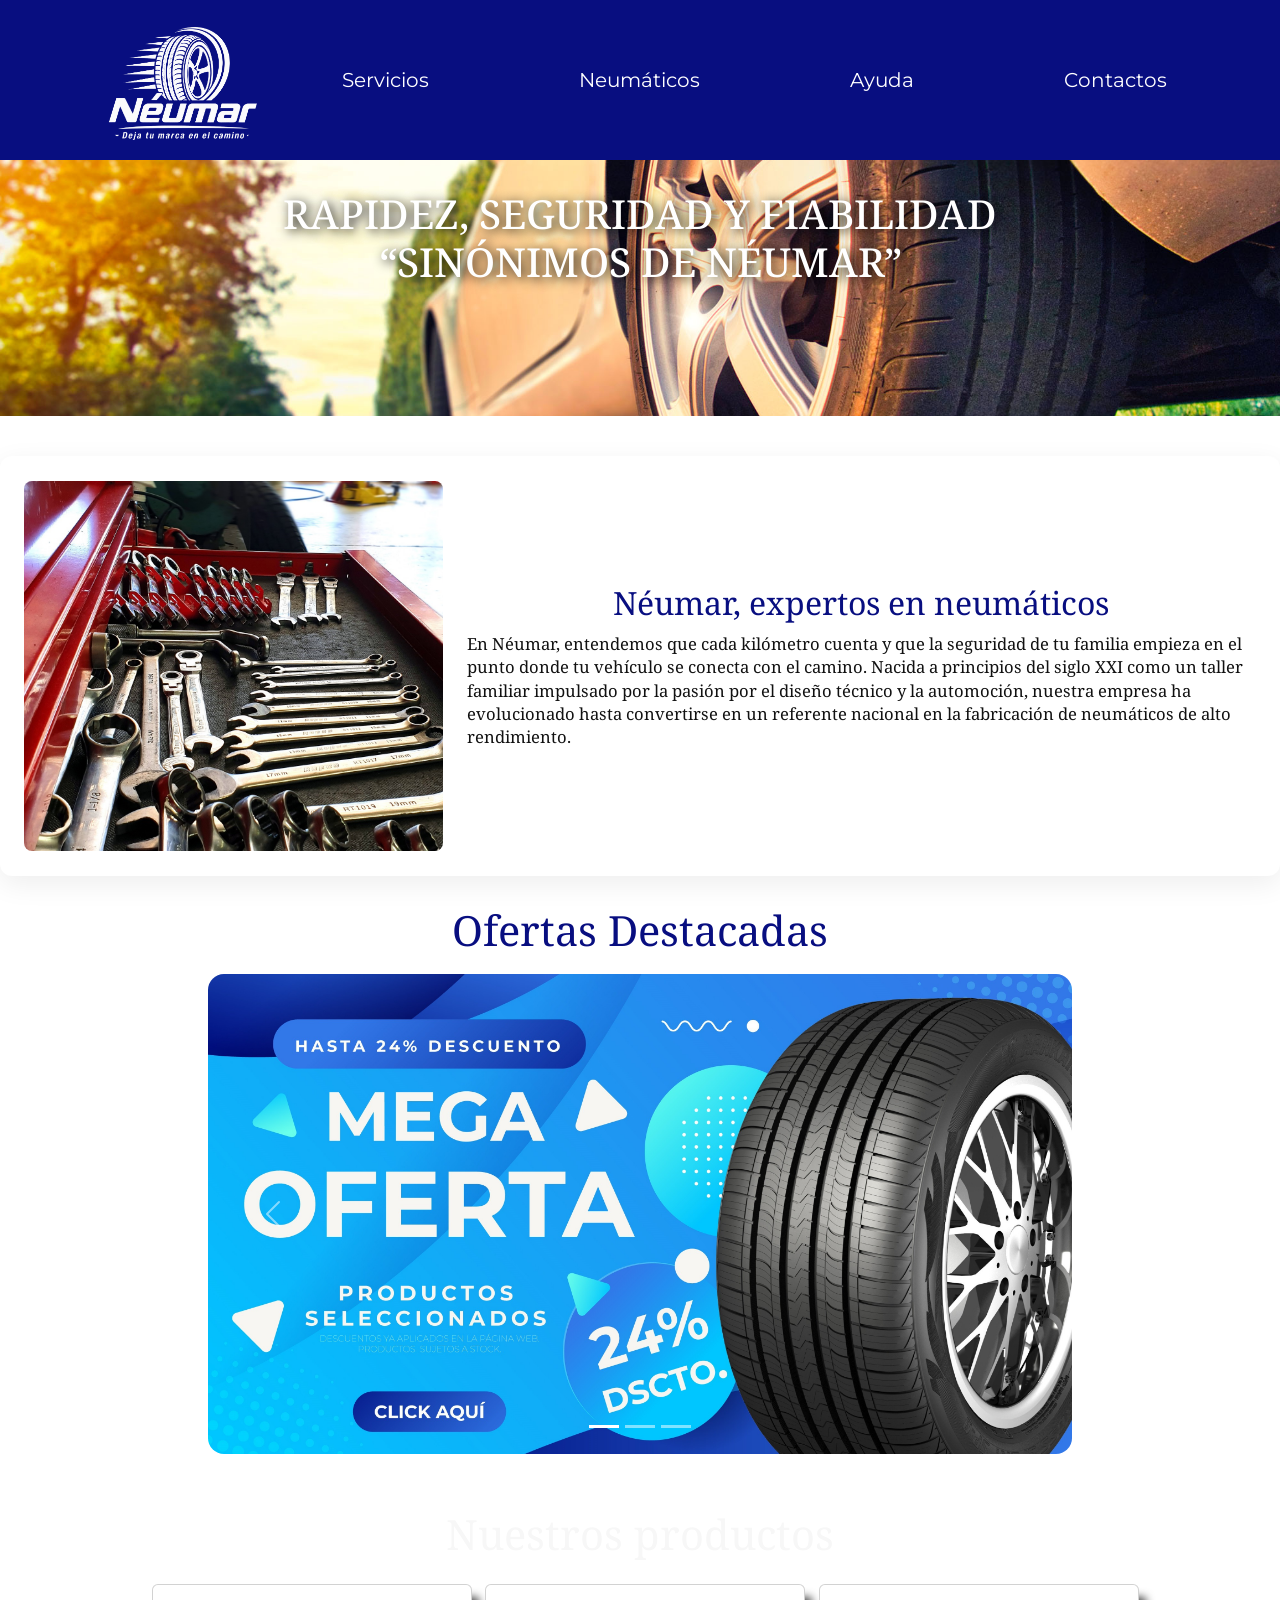
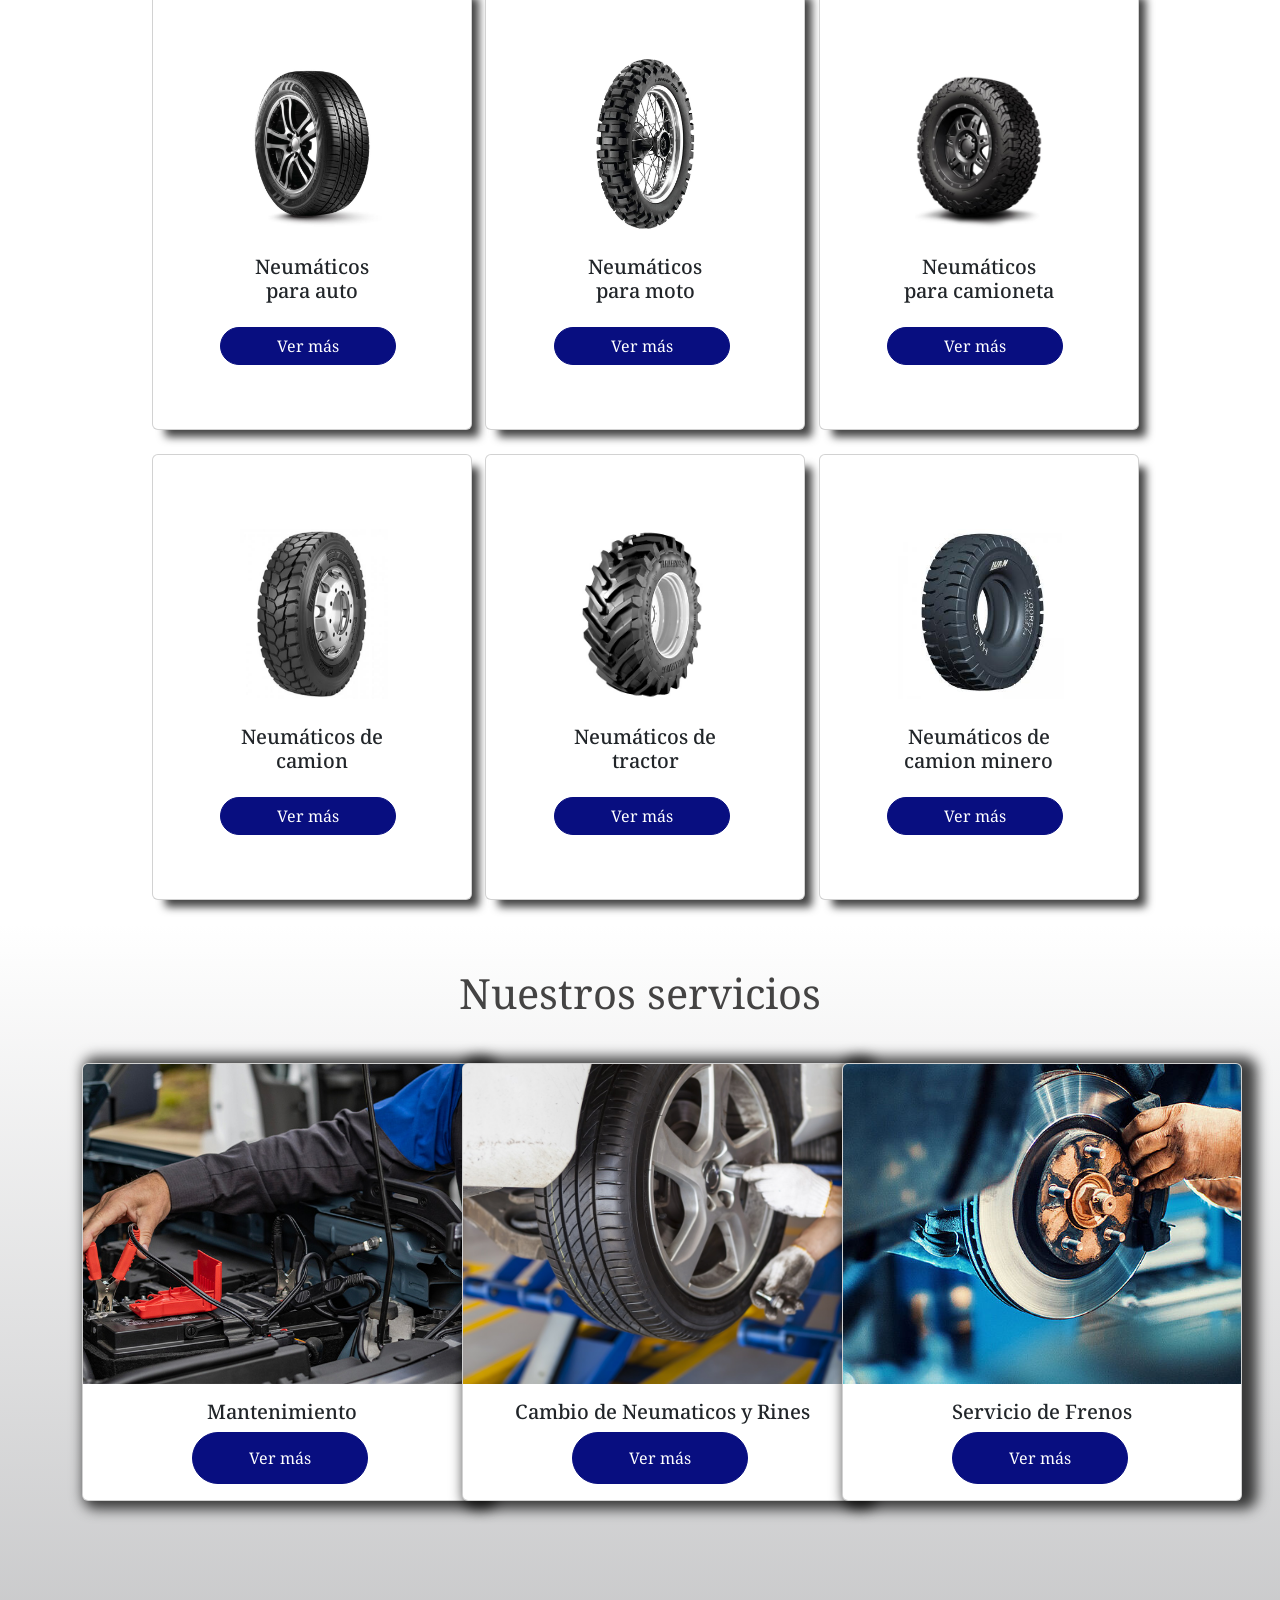
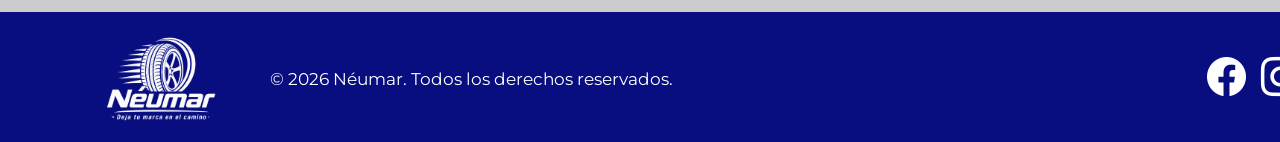
<file: index.html>
<!doctype html>
<html lang="es">
<head>
  <meta charset="utf-8">
  <meta name="viewport" content="width=device-width, initial-scale=1.0">
  <title>Néumar | Neumáticos</title>
  <link rel="stylesheet" href="https://cdn.jsdelivr.net/npm/bootstrap-icons@1.13.2/font/bootstrap-icons.min.css">
  <link href="https://cdn.jsdelivr.net/npm/bootstrap@5.3.8/dist/css/bootstrap.min.css" rel="stylesheet" integrity="sha384-sRIl4kxILFvY47J16cr9ZwB07vP4J8+LH7qKQnuqkuIAvNWLzeN8tE5YBujZqJLB" crossorigin="anonymous">
  <link rel="stylesheet" href="styles.css">
  <link rel="preconnect" href="https://fonts.googleapis.com">
  <link rel="preconnect" href="https://fonts.gstatic.com" crossorigin>
  <link href="https://fonts.googleapis.com/css2?family=Montserrat:ital,wght@0,100..900;1,100..900&family=Noto+Serif:ital,wght@0,100..900;1,100..900&display=swap" rel="stylesheet">
  <link rel="icon" href="imagenes/logo_blanco.png" type="image/png">
</head>
<body>
  <header>
    <img src="imagenes/logo_blanco.png" class="logo" alt="Neúmar">
    <button class="menu-toggle" type="button" aria-label="Abrir menú" aria-expanded="false" aria-controls="main-navigation"><span></span><span></span><span></span></button>
    <nav id="main-navigation"> 
       <ul>
        <li><a href="servicios.html" class="cabeza_a">Servicios</a></li>
        <li><a href="neumaticos.html" class="cabeza_a">Neumáticos</a></li>
        <li><a href="ayuda.html" class="cabeza_a">Ayuda</a></li>
        <li><a href="contacto.html" class="cabeza_a">Contactos</a></li>
       </ul>
    </nav>
  </header>

  <main>
    <div class="banner">
      <h1 class="ban">Rapidez, seguridad y fiabilidad<br>“Sinónimos de Néumar”</h1>
    </div>

    <section class="intro" id="nosotros">
      <div class="imagen-intro">
        <img src="imagenes/herramientas.jpg" alt="Herramientas del taller Neúmar">
      </div>
      <div class="texto-intro">
        <h2>Néumar, expertos en neumáticos</h2>
        <p>En Néumar, entendemos que cada kilómetro cuenta y que la seguridad de tu familia empieza en el punto donde tu vehículo se conecta con el camino. Nacida a principios del siglo XXI como un taller familiar impulsado por la pasión por el diseño técnico y la automoción, nuestra empresa ha evolucionado hasta convertirse en un referente nacional en la fabricación de neumáticos de alto rendimiento.</p>
      </div>
    </section>

    <section class="carousel-wrap" aria-label="Promociones">
      <h2 id="titulo_carrusel">Ofertas Destacadas</h2>
      <div id="productosCarousel" class="carousel slide" data-bs-ride="carousel">
        <div class="carousel-indicators">
          <button type="button" data-bs-target="#productosCarousel" data-bs-slide-to="0" class="active" aria-current="true" aria-label="Imagen 1"></button>
          <button type="button" data-bs-target="#productosCarousel" data-bs-slide-to="1" aria-label="Imagen 2"></button>
          <button type="button" data-bs-target="#productosCarousel" data-bs-slide-to="2" aria-label="Imagen 3"></button>
        </div>
        <div class="carousel-inner rounded-4">
          <div class="carousel-item active">
            <img src="imagenes/car1.jpg" class="d-block w-100" alt="Promoción de neumáticos 1">
          </div>
          <div class="carousel-item">
            <img src="imagenes/oferta3.png" class="d-block w-100" alt="Promoción de neumáticos 2" id="imagen_camioneta">
          </div>
          <div class="carousel-item">
            <img src="imagenes/oferta4.0.png" class="d-block w-100" alt="Promoción de neumáticos 3">
          </div>
        </div>
        <button class="carousel-control-prev" type="button" data-bs-target="#productosCarousel" data-bs-slide="prev">
          <span class="carousel-control-prev-icon" aria-hidden="true"></span><span class="visually-hidden">Anterior</span>
        </button>
        <button class="carousel-control-next" type="button" data-bs-target="#productosCarousel" data-bs-slide="next">
          <span class="carousel-control-next-icon" aria-hidden="true"></span><span class="visually-hidden">Siguiente</span>
        </button>
      </div>
    </section>

    <section class="fondo">
    <section class="productos container py-4" id="productos">
      <h2 class="text-center mb-4" id="titulo_prod">Nuestros productos</h2>
      <div class="row row-cols-1 row-cols-sm-2 row-cols-lg-3 g-4">
        <div class="col"><article class="card h-100">
          <img src="imagenes/auto.png" class="card-img-top" alt="Neumático para auto">
          <div class="card-body" id="card-body-productos"><h3 class="card-title h5">Neumáticos para auto</h3></div>
          <a href="neumaticos.html" class="btn btn-primary">Ver más</a>
        </article></div>
        <div class="col"><article class="card h-100">
          <img src="imagenes/moto.png" class="card-img-top" alt="Neumático para moto">
          <div class="card-body" id="card-body-productos"><h3 class="card-title h5">Neumáticos para moto</h3></div>
          <a href="neumaticos.html" class="btn btn-primary">Ver más</a>
        </article></div>
        <div class="col"><article class="card h-100">
          <img src="imagenes/camioneta.png" class="card-img-top" alt="Neumático para camioneta">
          <div class="card-body" id="card-body-productos-camioneta"><h3 class="card-title h5">Neumáticos para camioneta</h3></div>
          <a href="neumaticos.html" class="btn btn-primary">Ver más</a>
        </article></div>
        <div class="col"><article class="card h-100">
          <img src="imagenes/camion.jpg" class="card-img-top" alt="Neumático para camion">
          <div class="card-body" id="card-body-productos"><h3 class="card-title h5">Neumáticos de camion</h3></div>
          <a href="neumaticos.html" class="btn btn-primary">Ver más</a>
        </article></div>
        <div class="col"><article class="card h-100">
          <img src="imagenes/tractor.jpg" class="card-img-top" alt="Neumático para tractor">
          <div class="card-body" id="card-body-productos"><h3 class="card-title h5">Neumáticos de tractor</h3></div>
          <a href="neumaticos.html" class="btn btn-primary">Ver más</a>
        </article></div>
        <div class="col"><article class="card h-100">
          <img src="imagenes/camion_minero.jpg" class="card-img-top" alt="Neumático para camion minero">
          <div class="card-body" id="card-body-productos-minero"><h3 class="card-title h5">Neumáticos de camion minero</h3></div>
          <a href="neumaticos.html" class="btn btn-primary">Ver más</a>
        </article></div>
      </div>
    </section>
    </section>

    <section class="fondo_servicios">
    <section class="servicios container py-4" id="servicios">
      <h2 class="text-center mb-4" id="titulo_servicios">Nuestros servicios</h2>
      <div class="row row-cols-1 row-cols-sm-2 row-cols-lg-3 g-4">
        <div class="col"><article class="card h-100">
          <img src="imagenes/mantenimiento.jpg" class="card-img-top" alt="Neumático para auto">
          <div class="card-body"><h3 class="card-title h5">Mantenimiento</h3></div>
          <a href="servicios.html" class="btn btn-primary">Ver más</a>
        </article></div>
        <div class="col"><article class="card h-100">
          <img src="imagenes/cambio.jpeg" class="card-img-top" alt="Neumático para moto">
          <div class="card-body"><h3 class="card-title h5">Cambio de Neumaticos y Rines</h3></div>
          <a href="servicios.html" class="btn btn-primary">Ver más</a>
        </article></div>
        <div class="col"><article class="card h-100">
          <img src="imagenes/Frenos.jpg" class="card-img-top" alt="Neumático para camioneta">
          <div class="card-body"><h3 class="card-title h5">Servicio de Frenos</h3></div>
          <a href="servicios.html" class="btn btn-primary">Ver más</a>
        </article></div>
      </div>
    </section>
    </section>
  </main>

  <footer id="contacto">
    <div>
      <a href="index.html"><img src="imagenes/logo_blanco.png" class="logo_footer" alt="Neúmar"></a>
    </div>
    <div>
      <p><br>© 2026 Néumar. Todos los derechos reservados.<br></p>
    </div>
    <div class="redes">
      <ul class="iconos_redes">
        <li><a href="https://www.facebook.com/?locale=es_LA"><i class="bi bi-facebook"></i></a></li>
        <li><a href="https://www.instagram.com/?hl=es"><i class="bi bi-instagram"></i></a></li>
        <li><a href="https://web.whatsapp.com/"><i class="bi bi-whatsapp"></i></a></li>
      </ul>
    </div>
  </footer>
  <script src="https://cdn.jsdelivr.net/npm/bootstrap@5.3.8/dist/js/bootstrap.bundle.min.js" integrity="sha384-FKyoEForCGlyvwx9Hj09JcYn3nv7wiPVlz7YYwJrWVcXK/BmnVDxM+D2scQbITxI" crossorigin="anonymous"></script>
  <script src="menu.js" defer></script>
</body>
</html>
</file>
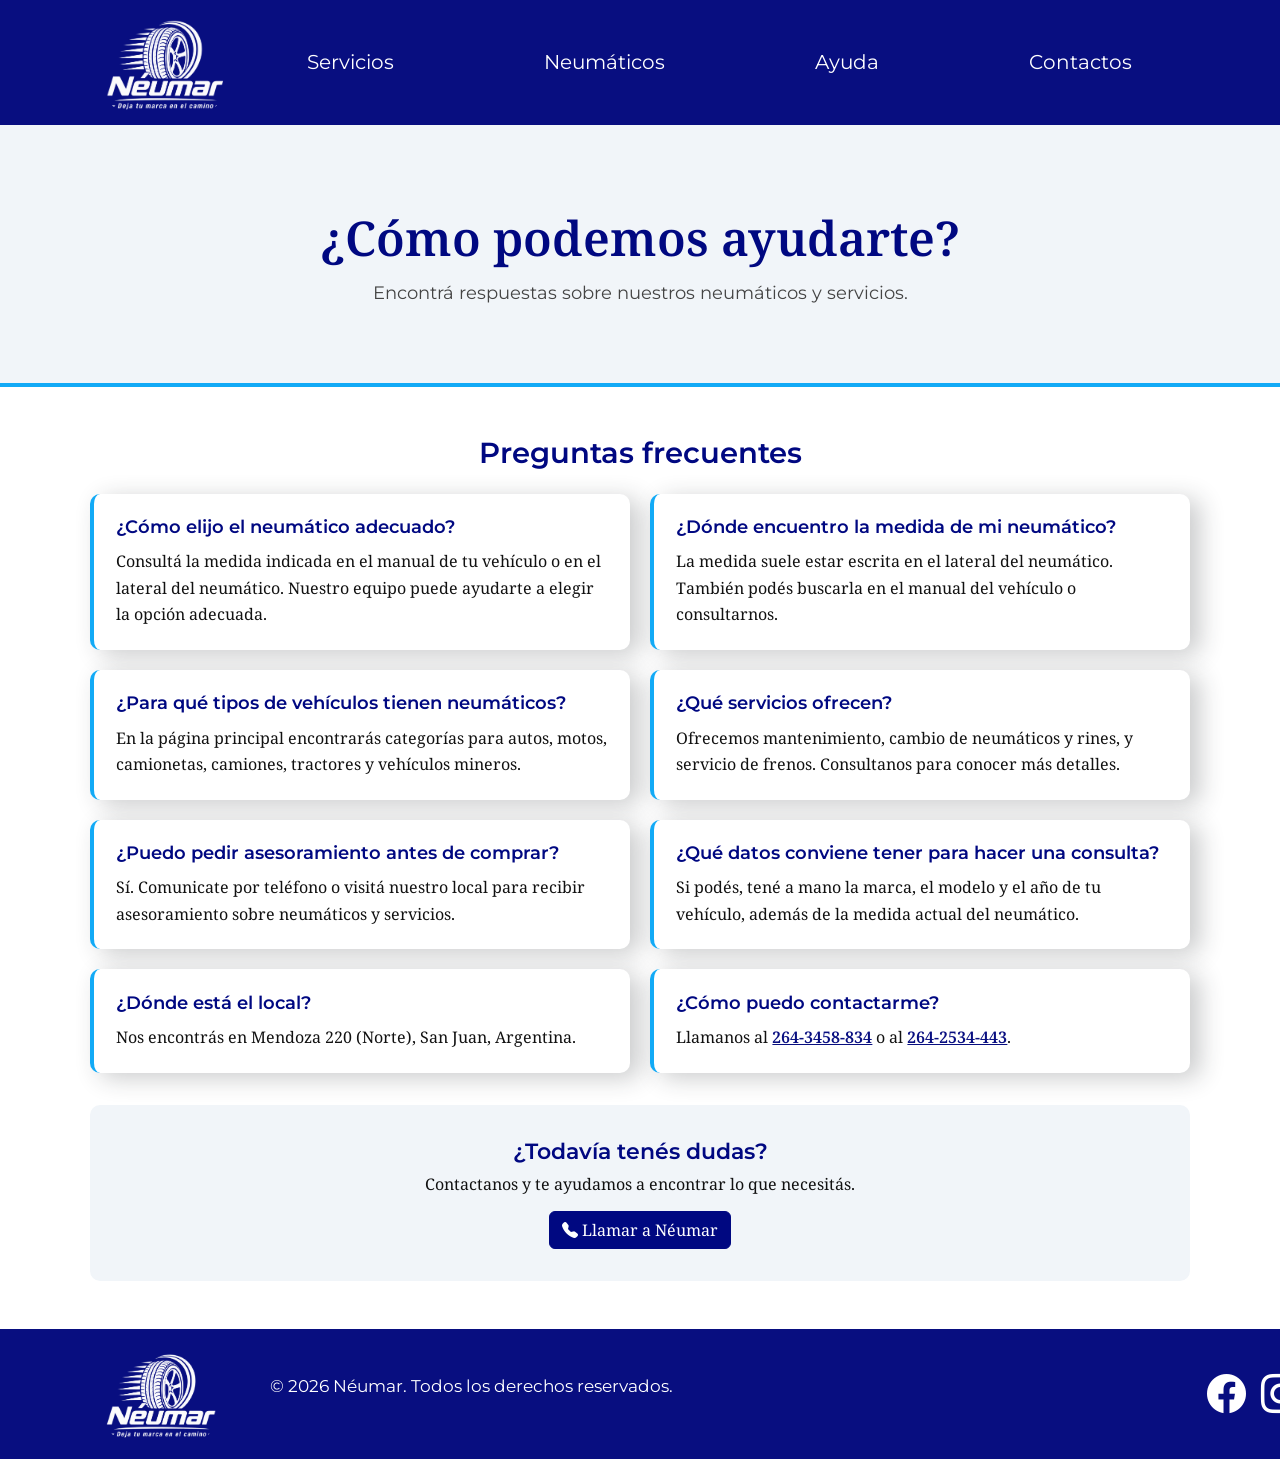
<file: ayuda.html>
<!doctype html>
<html lang="es">
<head>
  <meta charset="utf-8">
  <meta name="viewport" content="width=device-width, initial-scale=1">
  <title>Ayuda | Neúmar</title>
  <link href="https://cdn.jsdelivr.net/npm/bootstrap@5.3.8/dist/css/bootstrap.min.css" rel="stylesheet" integrity="sha384-sRIl4kxILFvY47J16cr9ZwB07vP4J8+LH7qKQnuqkuIAvNWLzeN8tE5YBujZqJLB" crossorigin="anonymous">
  <link rel="stylesheet" href="https://cdn.jsdelivr.net/npm/bootstrap-icons@1.13.2/font/bootstrap-icons.min.css">
  <link rel="preconnect" href="https://fonts.googleapis.com">
  <link rel="preconnect" href="https://fonts.gstatic.com" crossorigin>
  <link href="https://fonts.googleapis.com/css2?family=Montserrat:wght@400;500;600;700&family=Noto+Serif:wght@400;600&display=swap" rel="stylesheet">
  <link rel="stylesheet" href="styles.css">
  <link rel="stylesheet" href="ayuda.css">
  <link rel="icon" href="imagenes/logo_blanco.png" type="image/png">
</head>
<body class="ayuda-body">
  <header>
    <a href="index.html"><img src="imagenes/logo_blanco.png" class="logo" alt="Neúmar"></a>
    <button class="menu-toggle" type="button" aria-label="Abrir menú" aria-expanded="false" aria-controls="main-navigation"><span></span><span></span><span></span></button>
    <nav id="main-navigation"> 
       <ul>
        <li><a href="servicios.html" class="cabeza_a">Servicios</a></li>
        <li><a href="neumaticos.html" class="cabeza_a">Neumáticos</a></li>
        <li><a href="ayuda.html" class="cabeza_a">Ayuda</a></li>
        <li><a href="contacto.html" class="cabeza_a">Contactos</a></li>
       </ul>
    </nav>
  </header>


  <main>
    <section class="ayuda-hero">
      <h1>¿Cómo podemos ayudarte?</h1>
      <p>Encontrá respuestas sobre nuestros neumáticos y servicios.</p>
    </section>

    <section class="ayuda-main">
      <h2>Preguntas frecuentes</h2>
      <div class="faq-grid">
        <article class="faq-item">
          <h3>¿Cómo elijo el neumático adecuado?</h3>
          <p>Consultá la medida indicada en el manual de tu vehículo o en el lateral del neumático. Nuestro equipo puede ayudarte a elegir la opción adecuada.</p>
        </article>
        <article class="faq-item">
          <h3>¿Dónde encuentro la medida de mi neumático?</h3>
          <p>La medida suele estar escrita en el lateral del neumático. También podés buscarla en el manual del vehículo o consultarnos.</p>
        </article>
        <article class="faq-item">
          <h3>¿Para qué tipos de vehículos tienen neumáticos?</h3>
          <p>En la página principal encontrarás categorías para autos, motos, camionetas, camiones, tractores y vehículos mineros.</p>
        </article>
        <article class="faq-item">
          <h3>¿Qué servicios ofrecen?</h3>
          <p>Ofrecemos mantenimiento, cambio de neumáticos y rines, y servicio de frenos. Consultanos para conocer más detalles.</p>
        </article>
        <article class="faq-item">
          <h3>¿Puedo pedir asesoramiento antes de comprar?</h3>
          <p>Sí. Comunicate por teléfono o visitá nuestro local para recibir asesoramiento sobre neumáticos y servicios.</p>
        </article>
        <article class="faq-item">
          <h3>¿Qué datos conviene tener para hacer una consulta?</h3>
          <p>Si podés, tené a mano la marca, el modelo y el año de tu vehículo, además de la medida actual del neumático.</p>
        </article>
        <article class="faq-item">
          <h3>¿Dónde está el local?</h3>
          <p>Nos encontrás en Mendoza 220 (Norte), San Juan, Argentina.</p>
        </article>
        <article class="faq-item">
          <h3>¿Cómo puedo contactarme?</h3>
          <p>Llamanos al <a href="tel:2643458834">264-3458-834</a> o al <a href="tel:2642534443">264-2534-443</a>.</p>
        </article>
      </div>

      <div class="ayuda-contacto">
        <h2>¿Todavía tenés dudas?</h2>
        <p>Contactanos y te ayudamos a encontrar lo que necesitás.</p>
        <a class="btn btn-primary" href="tel:2643458834"><i class="bi bi-telephone-fill"></i> Llamar a Néumar</a>
      </div>
    </section>
  </main>

  <footer id="contacto">
    <div><a href="index.html"><img src="imagenes/logo_blanco.png" class="logo_footer" alt="Neúmar"></a></div>
    <div class="copyright"><p>© 2026 Néumar. Todos los derechos reservados.</p></div>
    <div class="redes">
      <ul class="iconos_redes">
        <li><a href="https://www.facebook.com/?locale=es_LA" aria-label="Facebook"><i class="bi bi-facebook"></i></a></li>
        <li><a href="https://www.instagram.com/?hl=es" aria-label="Instagram"><i class="bi bi-instagram"></i></a></li>
        <li><a href="https://web.whatsapp.com/" aria-label="WhatsApp"><i class="bi bi-whatsapp"></i></a></li>
      </ul>
    </div>
  </footer>
  <script src="menu.js" defer></script>
</body>
</html>
</file>
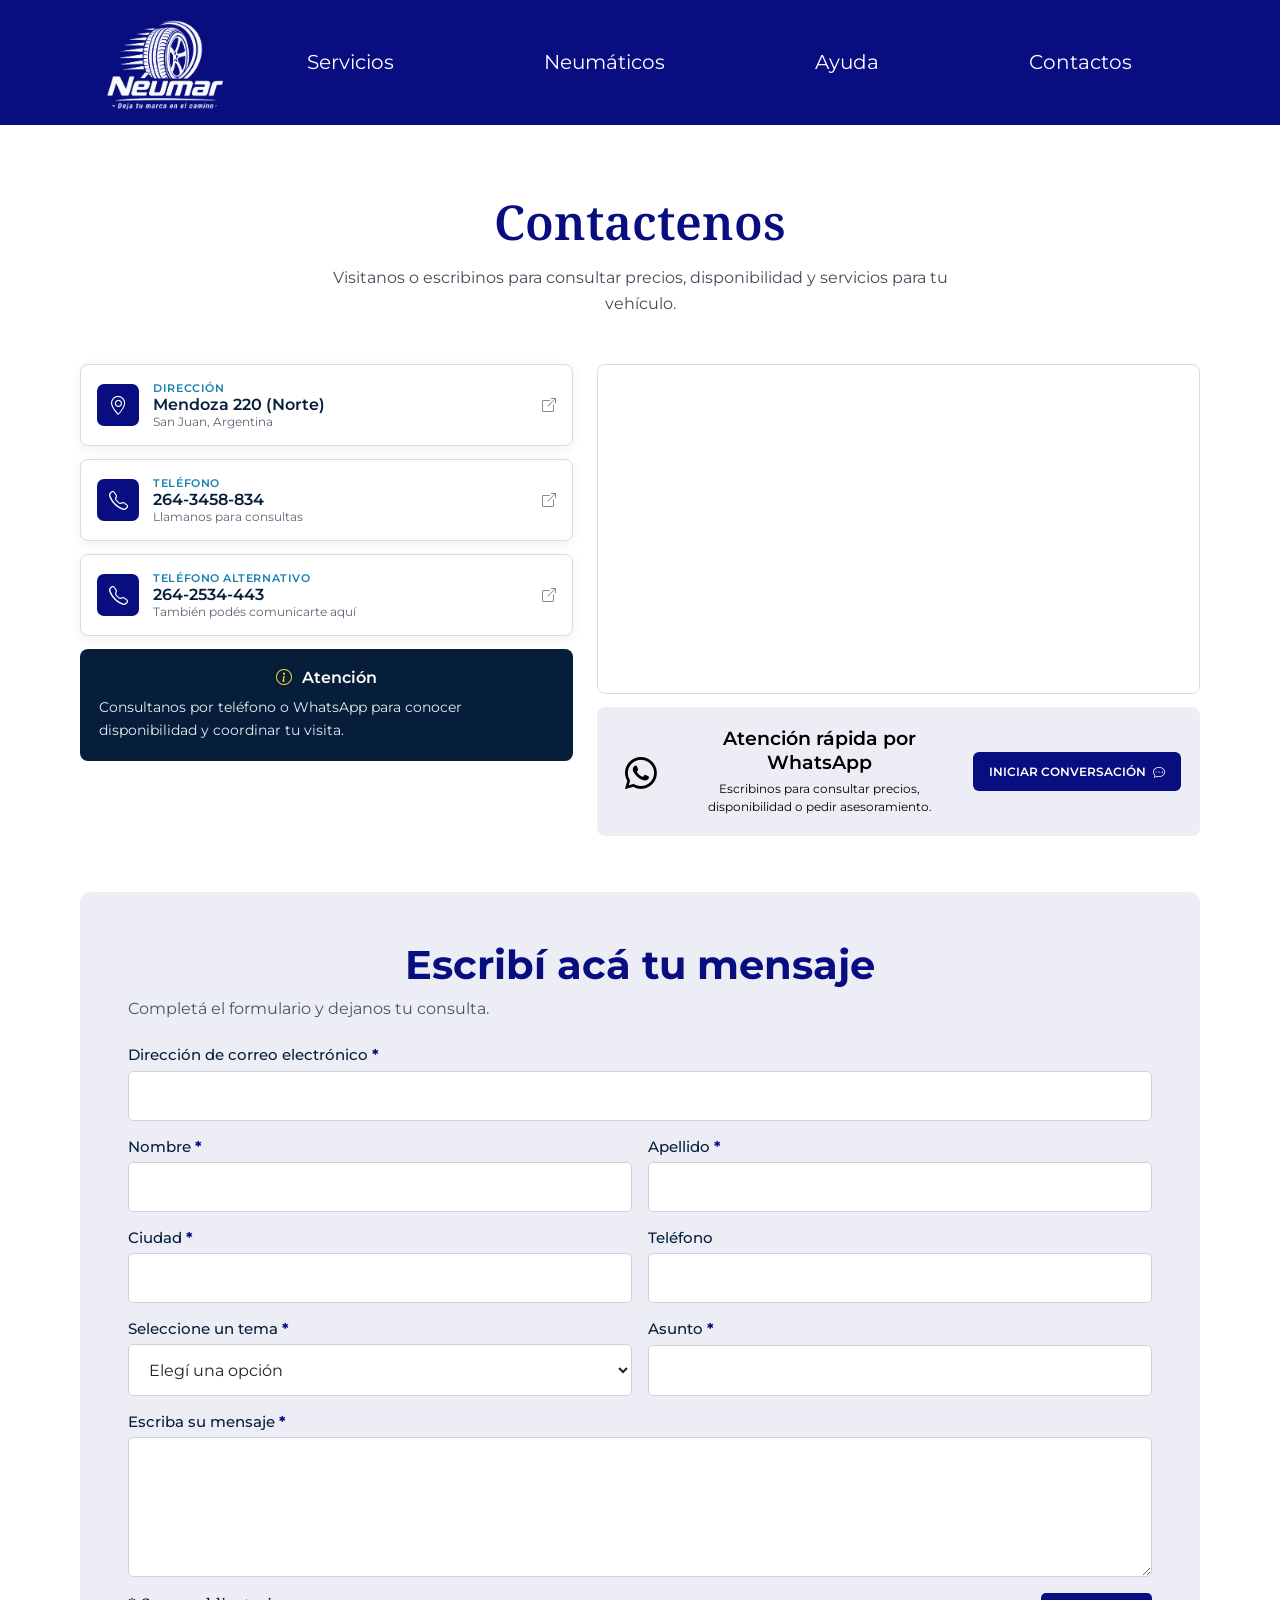
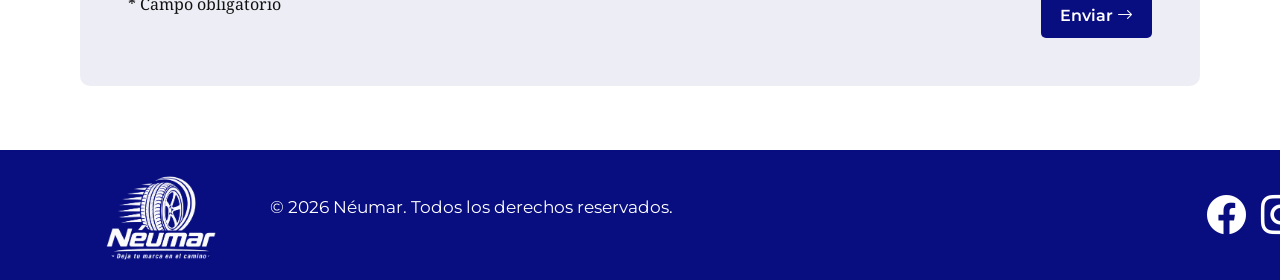
<file: contacto.html>
<!doctype html>
<html lang="es">
<head>
  <meta charset="utf-8">
  <meta name="viewport" content="width=device-width, initial-scale=1">
  <title>Contacto | Neúmar</title>
  <link href="https://cdn.jsdelivr.net/npm/bootstrap@5.3.8/dist/css/bootstrap.min.css" rel="stylesheet" integrity="sha384-sRIl4kxILFvY47J16cr9ZwB07vP4J8+LH7qKQnuqkuIAvNWLzeN8tE5YBujZqJLB" crossorigin="anonymous">
  <link rel="stylesheet" href="https://cdn.jsdelivr.net/npm/bootstrap-icons@1.13.2/font/bootstrap-icons.min.css">
  <link rel="preconnect" href="https://fonts.googleapis.com">
  <link rel="preconnect" href="https://fonts.gstatic.com" crossorigin>
  <link href="https://fonts.googleapis.com/css2?family=Montserrat:wght@400;500;600;700&family=Noto+Serif:wght@400;600&display=swap" rel="stylesheet">
  <link rel="stylesheet" href="styles.css">
  <link rel="stylesheet" href="contacto.css">
  <link rel="icon" href="imagenes/logo_blanco.png" type="image/png">
</head>
<body class="contacto-body">
 <header>
    <a href="index.html"><img src="imagenes/logo_blanco.png" class="logo" alt="Neúmar"></a>
    <button class="menu-toggle" type="button" aria-label="Abrir menú" aria-expanded="false" aria-controls="main-navigation"><span></span><span></span><span></span></button>
    <nav id="main-navigation"> 
       <ul>
        <li><a href="servicios.html" class="cabeza_a">Servicios</a></li>
        <li><a href="neumaticos.html" class="cabeza_a">Neumáticos</a></li>
        <li><a href="ayuda.html" class="cabeza_a">Ayuda</a></li>
        <li><a href="contacto.html" class="cabeza_a">Contactos</a></li>
       </ul>
    </nav>
  </header>

  <main>
    <section class="contacto">
      <h1>Contactenos</h1>
      <p>Visitanos o escribinos para consultar precios, disponibilidad y servicios para tu vehículo.</p>
    </section>

    <section class="contacto-contenido" aria-label="Información de contacto">
      <div class="datos-contacto">
        <a class="dato" href="https://maps.google.com/?q=Mendoza+220+Norte,+San+Juan,+Argentina" target="_blank" rel="noopener">
          <span class="icono"><i class="bi bi-geo-alt"></i></span>
          <span><small>DIRECCIÓN</small><strong>Mendoza 220 (Norte)</strong><em>San Juan, Argentina</em></span>
          <i class="bi bi-box-arrow-up-right externo"></i>
        </a>
        <a class="dato" href="">
          <span class="icono"><i class="bi bi-telephone"></i></span>
          <span><small>TELÉFONO</small><strong>264-3458-834</strong><em>Llamanos para consultas</em></span>
          <i class="bi bi-box-arrow-up-right externo"></i>
        </a>
        <a class="dato" href="">
          <span class="icono"><i class="bi bi-telephone"></i></span>
          <span><small>TELÉFONO ALTERNATIVO</small><strong>264-2534-443</strong><em>También podés comunicarte aquí</em></span>
          <i class="bi bi-box-arrow-up-right externo"></i>
        </a>

        <div class="horarios">
          <h2><i class="bi bi-info-circle"></i> Atención</h2>
          <p>Consultanos por teléfono o WhatsApp para conocer disponibilidad y coordinar tu visita.</p>
        </div>
      </div>

      <div class="mapa-y-whatsapp">
        <iframe
          title="Ubicación de Neúmar en San Juan"
          src="https://maps.google.com/maps?q=Mendoza%20220%20Norte%2C%20San%20Juan%2C%20Argentina&output=embed"
          loading="lazy"
          referrerpolicy="no-referrer-when-downgrade"
          allowfullscreen>
        </iframe>

        <div class="whatsapp">
          <span class="whatsapp-icono"><i class="bi bi-whatsapp"></i></span>
          <div>
            <h2>Atención rápida por WhatsApp</h2>
            <p>Escribinos para consultar precios, disponibilidad o pedir asesoramiento.</p>
          </div>
          <a href="#" target="_blank" rel="noopener">
            Iniciar conversación <i class="bi bi-chat-dots"></i>
          </a>
        </div>
      </div>
    </section>


    <section class="formulario-contacto" aria-labelledby="titulo-formulario">
      <h2 id="titulo-formulario">Escribí acá tu mensaje</h2>
      <p class="formulario-intro">Completá el formulario y dejanos tu consulta.</p>

      <form action="#" method="post">
        <div class="campo campo-completo">
          <label for="correo">Dirección de correo electrónico <span>*</span></label>
          <input type="email" id="correo" name="correo" autocomplete="email" required>
        </div>

        <div class="campos-grid">
          <div class="campo">
            <label for="nombre">Nombre <span>*</span></label>
            <input type="text" id="nombre" name="nombre" autocomplete="given-name" required>
          </div>
          <div class="campo">
            <label for="apellido">Apellido <span>*</span></label>
            <input type="text" id="apellido" name="apellido" autocomplete="family-name" required>
          </div>
          <div class="campo">
            <label for="ciudad">Ciudad <span>*</span></label>
            <input type="text" id="ciudad" name="ciudad" autocomplete="address-level2" required>
          </div>
          <div class="campo">
            <label for="telefono">Teléfono</label>
            <input type="tel" id="telefono" name="telefono" autocomplete="tel">
          </div>
          <div class="campo">
            <label for="tema">Seleccione un tema <span>*</span></label>
            <select id="tema" name="tema" required>
              <option value="" selected disabled>Elegí una opción</option>
              <option>Consulta sobre neumáticos</option>
              <option>Consulta sobre servicios</option>
              <option>Disponibilidad y precios</option>
              <option>Otro tema</option>
            </select>
          </div>
          <div class="campo">
            <label for="asunto">Asunto <span>*</span></label>
            <input type="text" id="asunto" name="asunto" required>
          </div>
        </div>

        <div class="campo campo-completo">
          <label for="mensaje">Escriba su mensaje <span>*</span></label>
          <textarea id="mensaje" name="mensaje" rows="5" required></textarea>
        </div>

        <div class="formulario-pie">
          <p><span>*</span> Campo obligatorio</p>
          <a href="#modal-exito" class="boton-enviar">Enviar <i class="bi bi-arrow-right"></i></a>
        </div>
      </form>
      
    </section>
    <div id="modal-exito" class="modal-css">
  <a href="#formularioContacto" class="modal-fondo"
     aria-label="Cerrar"></a>

  <div class="modal-caja" role="dialog" aria-modal="true"
       aria-labelledby="titulo-modal">
    <h2 id="titulo-modal">¡Mensaje enviado!</h2>
    <p>Gracias por contactarte con Neúmar.</p>
    <a href="#formularioContacto" class="modal-cerrar">Cerrar</a>
  </div>
</div>  
  </main>

  <footer id="contacto">
    <div><a href="index.html"><img src="imagenes/logo_blanco.png" class="logo_footer" alt="Neúmar"></a></div>
    <div class="copyright"><p>© 2026 Néumar. Todos los derechos reservados.</p></div>
    <div class="redes">
      <ul class="iconos_redes">
        <li><a href="https://www.facebook.com/?locale=es_LA" aria-label="Facebook"><i class="bi bi-facebook"></i></a></li>
        <li><a href="https://www.instagram.com/?hl=es" aria-label="Instagram"><i class="bi bi-instagram"></i></a></li>
        <li><a href="https://web.whatsapp.com/" aria-label="WhatsApp"><i class="bi bi-whatsapp"></i></a></li>
      </ul>
    </div>
  </footer>
  <script src="menu.js" defer></script>
</body>
</html>
</file>
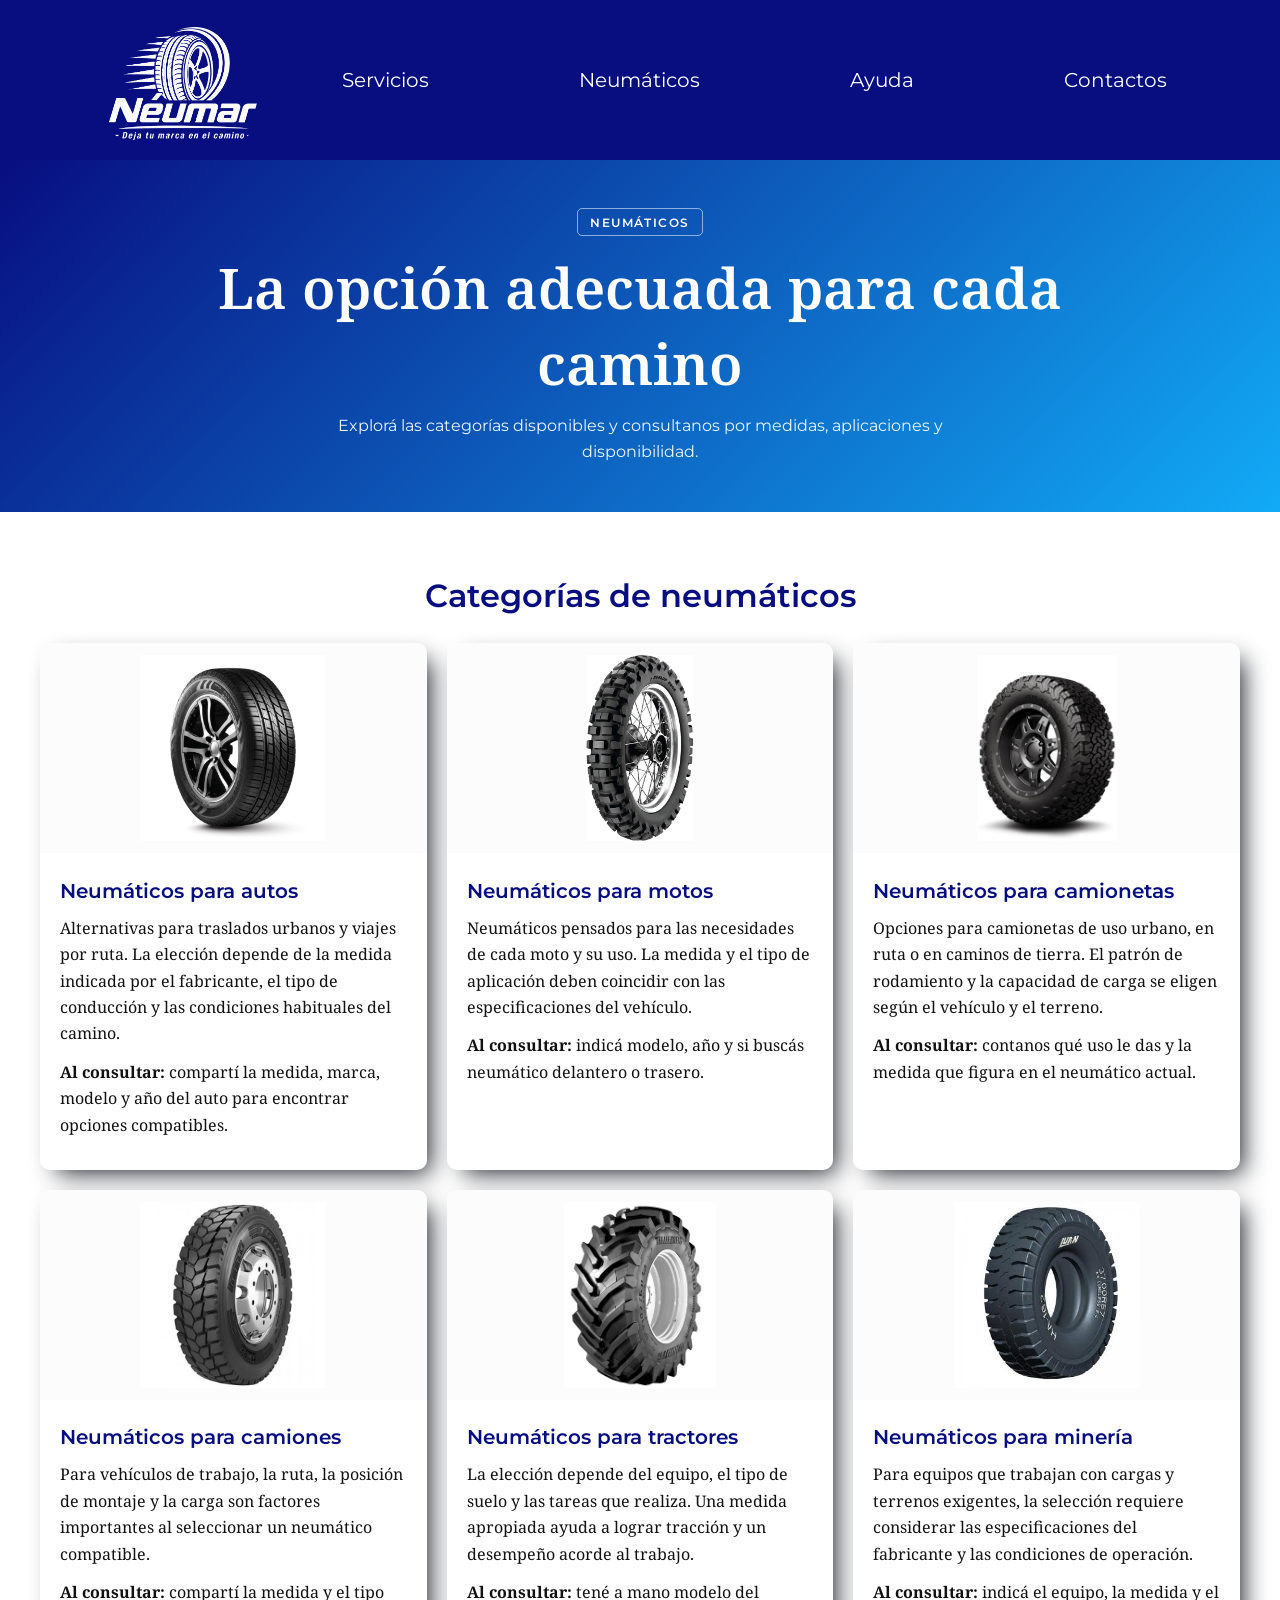
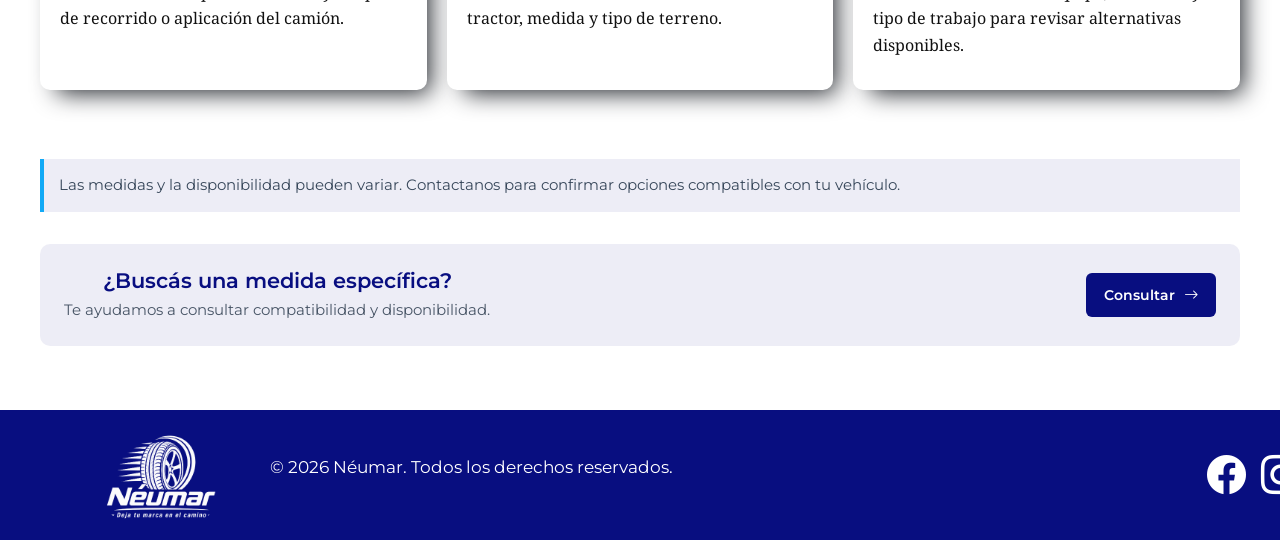
<file: neumaticos.html>
<!doctype html>
<html lang="es">
<head>
  <meta charset="utf-8">
  <meta name="viewport" content="width=device-width, initial-scale=1">
  <title>Neumáticos | Neúmar</title>
  <link rel="stylesheet" href="https://cdn.jsdelivr.net/npm/bootstrap@5.3.8/dist/css/bootstrap.min.css">
  <link rel="stylesheet" href="https://cdn.jsdelivr.net/npm/bootstrap-icons@1.13.2/font/bootstrap-icons.min.css">
  <link rel="preconnect" href="https://fonts.googleapis.com">
  <link rel="preconnect" href="https://fonts.gstatic.com" crossorigin>
  <link href="https://fonts.googleapis.com/css2?family=Montserrat:wght@400;500;600;700&family=Noto+Serif:wght@400;600&display=swap" rel="stylesheet">
  <link rel="stylesheet" href="styles.css">
  <link rel="stylesheet" href="neumaticos.css">
  <link rel="icon" href="imagenes/logo_blanco.png" type="image/png">
</head>
<body class="neumatico-body">
  <header>
    <a href="index.html" aria-label="Inicio"><img src="imagenes/logo_blanco.png" class="logo" alt="Neúmar"></a>
    <button class="menu-toggle" type="button" aria-label="Abrir menú" aria-expanded="false" aria-controls="main-navigation"><span></span><span></span><span></span></button>
    <nav id="main-navigation" aria-label="Navegación principal">
      <ul>
        <li><a href="servicios.html" class="cabeza_a">Servicios</a></li>
        <li><a href="neumaticos.html" class="cabeza_a" aria-current="page">Neumáticos</a></li>
        <li><a href="ayuda.html" class="cabeza_a">Ayuda</a></li>
        <li><a href="contacto.html" class="cabeza_a">Contactos</a></li>
      </ul>
    </nav>
  </header>

  <main>
    <section class="neumatico-hero">
      <span class="neumatico-etiqueta">NEUMÁTICOS</span>
      <h1>La opción adecuada para cada camino</h1>
      <p>Explorá las categorías disponibles y consultanos por medidas, aplicaciones y disponibilidad.</p>
    </section>

    <section class="neumatico-contenido">
      <h2>Categorías de neumáticos</h2>
      <div class="fichas-grid neumaticos-grid">
        <article class="ficha-producto" id="autos">
          <img src="imagenes/auto.png" alt="Neumático para auto">
          <div class="ficha-texto">
            <h3>Neumáticos para autos</h3>
            <p>Alternativas para traslados urbanos y viajes por ruta. La elección depende de la medida indicada por el fabricante, el tipo de conducción y las condiciones habituales del camino.</p>
            <p><strong>Al consultar:</strong> compartí la medida, marca, modelo y año del auto para encontrar opciones compatibles.</p>
          </div>
        </article>

        <article class="ficha-producto" id="motos">
          <img src="imagenes/moto.png" alt="Neumático para moto">
          <div class="ficha-texto">
            <h3>Neumáticos para motos</h3>
            <p>Neumáticos pensados para las necesidades de cada moto y su uso. La medida y el tipo de aplicación deben coincidir con las especificaciones del vehículo.</p>
            <p><strong>Al consultar:</strong> indicá modelo, año y si buscás neumático delantero o trasero.</p>
          </div>
        </article>

        <article class="ficha-producto" id="camionetas">
          <img src="imagenes/camioneta.png" alt="Neumático para camioneta">
          <div class="ficha-texto">
            <h3>Neumáticos para camionetas</h3>
            <p>Opciones para camionetas de uso urbano, en ruta o en caminos de tierra. El patrón de rodamiento y la capacidad de carga se eligen según el vehículo y el terreno.</p>
            <p><strong>Al consultar:</strong> contanos qué uso le das y la medida que figura en el neumático actual.</p>
          </div>
        </article>

        <article class="ficha-producto" id="camiones">
          <img src="imagenes/camion.jpg" alt="Neumático para camión">
          <div class="ficha-texto">
            <h3>Neumáticos para camiones</h3>
            <p>Para vehículos de trabajo, la ruta, la posición de montaje y la carga son factores importantes al seleccionar un neumático compatible.</p>
            <p><strong>Al consultar:</strong> compartí la medida y el tipo de recorrido o aplicación del camión.</p>
          </div>
        </article>

        <article class="ficha-producto" id="tractores">
          <img src="imagenes/tractor.jpg" alt="Neumático para tractor">
          <div class="ficha-texto">
            <h3>Neumáticos para tractores</h3>
            <p>La elección depende del equipo, el tipo de suelo y las tareas que realiza. Una medida apropiada ayuda a lograr tracción y un desempeño acorde al trabajo.</p>
            <p><strong>Al consultar:</strong> tené a mano modelo del tractor, medida y tipo de terreno.</p>
          </div>
        </article>

        <article class="ficha-producto" id="mineria">
          <img src="imagenes/camion_minero.jpg" alt="Neumático para camión minero">
          <div class="ficha-texto">
            <h3>Neumáticos para minería</h3>
            <p>Para equipos que trabajan con cargas y terrenos exigentes, la selección requiere considerar las especificaciones del fabricante y las condiciones de operación.</p>
            <p><strong>Al consultar:</strong> indicá el equipo, la medida y el tipo de trabajo para revisar alternativas disponibles.</p>
          </div>
        </article>
      </div>

      <p class="nota-catalogo">Las medidas y la disponibilidad pueden variar. Contactanos para confirmar opciones compatibles con tu vehículo.</p>
      <div class="neumatico-cta">
        <div><h2>¿Buscás una medida específica?</h2><p>Te ayudamos a consultar compatibilidad y disponibilidad.</p></div>
        <a class="boton-neumatico" href="contacto.html">Consultar <i class="bi bi-arrow-right"></i></a>
      </div>
    </section>
  </main>

  <footer>
    <a href="index.html"><img src="imagenes/logo_blanco.png" class="logo_footer" alt="Neúmar"></a>
    <p>© 2026 Néumar. Todos los derechos reservados.</p>
    <div class="redes"><ul class="iconos_redes">
      <li><a href="https://www.facebook.com/?locale=es_LA" aria-label="Facebook"><i class="bi bi-facebook"></i></a></li>
      <li><a href="https://www.instagram.com/?hl=es" aria-label="Instagram"><i class="bi bi-instagram"></i></a></li>
      <li><a href="https://web.whatsapp.com/" aria-label="WhatsApp"><i class="bi bi-whatsapp"></i></a></li>
    </ul></div>
  </footer>
  <script src="menu.js" defer></script>
</body>
</html>
</file>
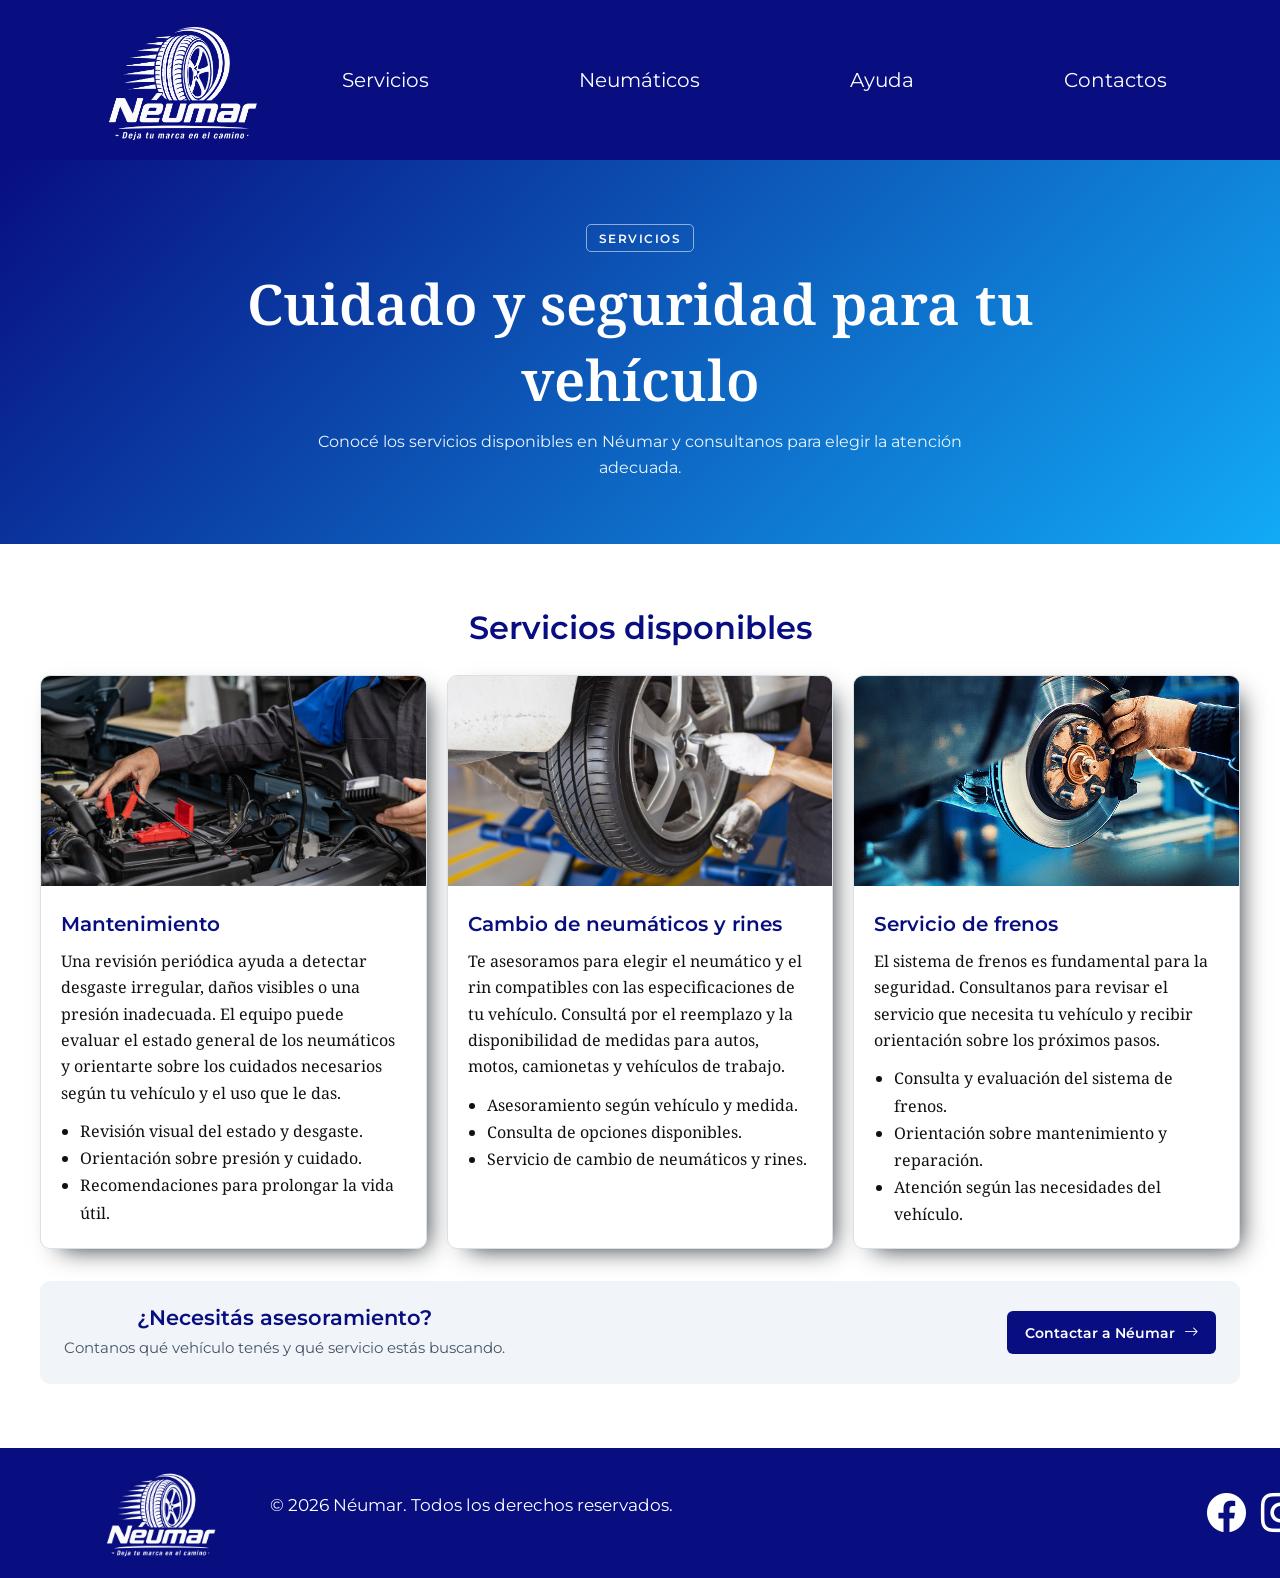
<file: servicios.html>
<!doctype html>
<html lang="es">
<head>
  <meta charset="utf-8">
  <meta name="viewport" content="width=device-width, initial-scale=1">
  <title>Servicios | Neúmar</title>
  <link rel="stylesheet" href="https://cdn.jsdelivr.net/npm/bootstrap@5.3.8/dist/css/bootstrap.min.css">
  <link rel="stylesheet" href="https://cdn.jsdelivr.net/npm/bootstrap-icons@1.13.2/font/bootstrap-icons.min.css">
  <link rel="preconnect" href="https://fonts.googleapis.com">
  <link rel="preconnect" href="https://fonts.gstatic.com" crossorigin>
  <link href="https://fonts.googleapis.com/css2?family=Montserrat:wght@400;500;600;700&family=Noto+Serif:wght@400;600&display=swap" rel="stylesheet">
  <link rel="stylesheet" href="styles.css">
  <link rel="stylesheet" href="servicios.css">
  <link rel="icon" href="imagenes/logo_blanco.png" type="image/png">
</head>
<body class="servicio-body">
  <header>
    <a href="index.html" aria-label="Inicio"><img src="imagenes/logo_blanco.png" class="logo" alt="Neúmar"></a>
    <button class="menu-toggle" type="button" aria-label="Abrir menú" aria-expanded="false" aria-controls="main-navigation"><span></span><span></span><span></span></button>
    <nav id="main-navigation" aria-label="Navegación principal">
      <ul>
        <li><a href="servicios.html" class="cabeza_a" aria-current="page">Servicios</a></li>
        <li><a href="neumaticos.html" class="cabeza_a">Neumáticos</a></li>
        <li><a href="ayuda.html" class="cabeza_a">Ayuda</a></li>
        <li><a href="contacto.html" class="cabeza_a">Contactos</a></li>
      </ul>
    </nav>
  </header>

  <main>
    <section class="servicio-banner">
      <span class="servicio-etiqueta">SERVICIOS</span>
      <h1>Cuidado y seguridad para tu vehículo</h1>
      <p>Conocé los servicios disponibles en Néumar y consultanos para elegir la atención adecuada.</p>
    </section>

    <section class="servicio-contenido">
      <h2>Servicios disponibles</h2>
      <div class="fichas-grid servicios-grid">
        <article class="ficha-servicio" id="mantenimiento">
          <img src="imagenes/mantenimiento.jpg" alt="Servicio de mantenimiento de neumáticos">
          <div class="ficha-texto">
            <h3>Mantenimiento</h3>
            <p>Una revisión periódica ayuda a detectar desgaste irregular, daños visibles o una presión inadecuada. El equipo puede evaluar el estado general de los neumáticos y orientarte sobre los cuidados necesarios según tu vehículo y el uso que le das.</p>
            <ul>
              <li>Revisión visual del estado y desgaste.</li>
              <li>Orientación sobre presión y cuidado.</li>
              <li>Recomendaciones para prolongar la vida útil.</li>
            </ul>
          </div>
        </article>

        <article class="ficha-servicio" id="cambio-neumaticos">
          <img src="imagenes/cambio.jpeg" alt="Cambio de neumáticos y rines">
          <div class="ficha-texto">
            <h3>Cambio de neumáticos y rines</h3>
            <p>Te asesoramos para elegir el neumático y el rin compatibles con las especificaciones de tu vehículo. Consultá por el reemplazo y la disponibilidad de medidas para autos, motos, camionetas y vehículos de trabajo.</p>
            <ul>
              <li>Asesoramiento según vehículo y medida.</li>
              <li>Consulta de opciones disponibles.</li>
              <li>Servicio de cambio de neumáticos y rines.</li>
            </ul>
          </div>
        </article>

        <article class="ficha-servicio" id="frenos">
          <img src="imagenes/Frenos.jpg" alt="Servicio de frenos">
          <div class="ficha-texto">
            <h3>Servicio de frenos</h3>
            <p>El sistema de frenos es fundamental para la seguridad. Consultanos para revisar el servicio que necesita tu vehículo y recibir orientación sobre los próximos pasos.</p>
            <ul>
              <li>Consulta y evaluación del sistema de frenos.</li>
              <li>Orientación sobre mantenimiento y reparación.</li>
              <li>Atención según las necesidades del vehículo.</li>
            </ul>
          </div>
        </article>
      </div>

      <div class="servicio-cta">
        <div><h2>¿Necesitás asesoramiento?</h2><p>Contanos qué vehículo tenés y qué servicio estás buscando.</p></div>
        <a class="boton-servicio" href="contacto.html">Contactar a Néumar <i class="bi bi-arrow-right"></i></a>
      </div>
    </section>
  </main>

  <footer>
    <a href="index.html"><img src="imagenes/logo_blanco.png" class="logo_footer" alt="Neúmar"></a>
    <p>© 2026 Néumar. Todos los derechos reservados.</p>
    <div class="redes"><ul class="iconos_redes">
      <li><a href="https://www.facebook.com/?locale=es_LA" aria-label="Facebook"><i class="bi bi-facebook"></i></a></li>
      <li><a href="https://www.instagram.com/?hl=es" aria-label="Instagram"><i class="bi bi-instagram"></i></a></li>
      <li><a href="https://web.whatsapp.com/" aria-label="WhatsApp"><i class="bi bi-whatsapp"></i></a></li>
    </ul></div>
  </footer>
  <script src="menu.js" defer></script>
</body>
</html>
</file>
<file: styles.css>
* { box-sizing: border-box; }
body { margin: 0 auto;  font: 16px Noto serif; color: #111; }
/* Cabecera y pie*/
header { background: #080e80; color: white; display: flex; font-family: montserrat; align-items: center; justify-content: space-between; gap: 20px; margin: 0 auto;  padding-left: 8%;
  padding-right: 19%;}
  header ul {
  display: flex;
  gap: 30px;
  list-style: none;
  margin: 0;
  padding: 0;
  }

header ul li a {
  color: white;
  text-decoration: none;
}
footer { background: #080e80; color: white;  font-family: montserrat;  display: flex; align-items: center; height: 10em;  padding-left: 8%;
  padding-right: 19%; font-size: 13px;}
footer p{font-size: 1.3em; position: relative; left: 3em;}
.redes{position: relative; left: 45em;}
.iconos_redes{font-size: 3em; display: flex; list-style: none; gap: 15px; padding: 0; margin: 0;}
.cabeza_a {font-size: 20px; padding: 3em; }
.logo { color: white; font-weight: bold; border-radius: 40%; width: 10em;  }
.logo_footer { color: white; font-weight: bold; border-radius: 40%; width: 9em;  }
nav { display: flex; gap: 16px; }
nav a, footer a { color: white; text-decoration: none; }
.banner { margin: 0; padding: 30px; background-image: url(imagenes/ruedas.jpg); background-repeat: no-repeat;  background-position: center; background-size: cover;  color: #ffffff; text-shadow: 3px 2px 12px rgba(0,0,0,1.00); font-family: Noto serif;  text-align: center; font-size: 2em; text-transform: uppercase; height: 8em; }

section h2 { text-align: center; font-size: 2em; position: relative; font-weight: normal; color: #080e80;}

/*Introduccion*/
.intro { max-width: 1500px; min-height: 420px; margin: 40px auto; padding: 24px; display: flex; align-items: center; gap: 24px; background: #fff; border-radius: 12px; box-shadow: 0 8px 28px #00000012; }
.imagen-intro { flex: 0 0 34%; height: 370px; }
.imagen-intro img { display: block; width: 100%; height: 100%; object-fit: cover; border-radius: 8px; }
.texto-intro { flex: 1; }
.texto-intro h2 { margin: 0 0 10px; color: #080e80; font-size: clamp(1.6rem, 2.5vw, 2.5rem); }
.texto-intro p { max-width: none; margin: 0; font-size: clamp(1rem, 1.3vw, 1.35rem); line-height: 1.4; }





/* Carrusel y tarjetas de productos */
#titulo_carrusel{font-size: 2.6em; bottom: 10px;}
.carousel-wrap { width: 54em; margin: 2rem auto; }
#productosCarousel img { width: 100px; height: 30em; object-fit: cover; background: #f3f3f3;}
.fondo{background-image: linear-gradient(rgba(13, 65, 89, 0.625)), url(imagenes/taller.jpeg); background-repeat: no-repeat; background-position: center; background-size: cover; }
#titulo_prod{color: #f7f7f7; font-size: 2.6em;}
.productos { width: 1000px; }
.productos .card { height: 100%; width: 20em; padding: 4em; text-align: center; box-shadow: 10px 10px 8px -3px rgba(0,0,0,0.74);}
.productos .card-img-top { height: 190px; object-fit: contain; padding: 10px; }
.productos .btn { background-color: #080e80; border-color: #080e80; width: 11em; left: 0.2em; border-radius: 2em; position: relative;}

/* Tarjetas de los servicios*/
.fondo_servicios{background-image: linear-gradient(rgb(255, 255, 255), rgba(102, 103, 107, 0.345));   }
#titulo_servicios{color: #444343; font-size: 2.6em; padding: 0.5em;}
.servicios { width: 100em; height: 43em; }
.servicios .card { height: 100%; width: 25em; box-shadow: 8px 1px 13px 7px rgba(0,0,0,0.74); text-align: center; }
.servicios .card-img-top { height: 20em; object-fit: cover;   }
.servicios .btn { background-color: #080e80; border-color: #080e80; width: 11em; left: 6.8em; border-radius: 2em; position: relative; top: -1em; bottom: -1em; padding: 0.8em;}


.menu-toggle {
  display: none;
  width: 44px;
  height: 44px;
  border: 1px solid #ffffff80;
  border-radius: 6px;
  background: transparent;
  cursor: pointer;
}

.menu-toggle span {
  display: block;
  width: 22px;
  height: 2px;
  margin: 4px auto;
  background: white;
}

.menu-toggle { display: none; }

@media (max-width: 900px) {
  body { overflow-x: hidden; }
  img { max-width: 100%; }
  .carousel-wrap {
    width: min(calc(100% - 32px), 864px);
    margin-inline: auto;
  }
  #productosCarousel img {
    display: block;
    width: 100%;
    height: clamp(220px, 34vw, 420px);
    object-fit: cover;
  }
  .productos, .servicios {
    width: min(calc(100% - 32px), 1200px);
    max-width: 100%;
    height: auto;
    margin-inline: auto;
    padding: 24px 12px;
  }
  .productos .card, .servicios .card {
    width: 100%;
    max-width: 100%;
    height: 100%;
    padding: 1rem;
  }
  .productos .card-img-top, .servicios .card-img-top {
    width: 100%;
    max-width: 100%;
    height: clamp(160px, 22vw, 280px);
    padding: 10px;
    object-fit: contain;
  }
  .servicios .card-img-top { object-fit: cover; padding: 0; }
  .productos .btn, .servicios .btn {
    position: static;
    display: block;
    width: min(100% - 24px, 220px);
    margin: 0 auto 12px;
  }
  #card-body-productos,
  #card-body-productos-camioneta,
  #card-body-productos-minero {
    position: static !important;
    left: auto !important;
  }
  #titulo_carrusel, #titulo_prod, #titulo_servicios {
    font-size: clamp(1.5rem, 3vw, 2.3rem);
  }
  footer {
    height: auto;
    min-height: 10rem;
    padding: 1.5rem clamp(16px, 5vw, 72px);
    gap: 1rem;
    flex-wrap: wrap;
  }
  footer p { position: static; margin: 0; font-size: 1rem; }
  footer .redes{position: static; left:auto;}
  .logo_footer { width: clamp(88px, 10vw, 140px); }
}

@media (max-width: 900px) {
  header {
    position: relative;
    flex-wrap: wrap;
    padding: 12px 20px;
  }
  .menu-toggle {
    display: block;
    order: 2;
    margin-left: auto;
  }
  header nav {
    display: none;
    order: 3;
    flex: 0 0 100%;
    width: 100%;
    margin: 0;
    padding: .35rem 0;
    background: #080e80;
  }
  header nav.menu-open { display: block; }
  header nav ul {
    display: flex;
    flex-direction: column;
    align-items: stretch;
    gap: 0;
    margin: 0;
    padding: 0;
  }
  header nav a {
    display: block;
    width: 100%;
    padding: .85rem 1rem;
    border-top: 1px solid #ffffff30;
    font-size: 1rem;
    text-align: left;
  }
  .menu-toggle:focus-visible, header nav a:focus-visible {
    outline: 3px solid #b9e6ff;
    outline-offset: 2px;
  }
}

@media (max-width: 650px) {
  .logo { width: 96px; }
  header { padding: 10px 14px; gap: 10px; }
  .menu-toggle { width: 42px; height: 42px; padding: 7px; }
  .menu-toggle span { width: 20px; margin: 4px auto; }

  .banner {
    min-height: 180px;
    height: auto;
    padding: 34px 16px;
    background-position: center;
    background-size: cover;
  }
  .banner .ban {
    margin: 0;
    font-size: clamp(1.35rem, 6vw, 2rem);
    line-height: 1.25;
  }

  .intro {
    width: calc(100% - 24px);
    min-height: 0;
    margin: 18px auto 26px;
    padding: 14px;
    flex-direction: column;
    align-items: stretch;
    gap: 16px;
  }
  .imagen-intro { flex: none; width: 100%; height: 210px; }
  .imagen-intro img { width: 100%; height: 100%; }
  .texto-intro h2 { margin-bottom: 8px; font-size: 1.4rem; line-height: 1.3; }
  .texto-intro p { font-size: .98rem; line-height: 1.6; }

  .carousel-wrap {
    width: calc(100% - 24px);
    margin: 1.5rem auto 2rem;
  }
  #titulo_carrusel { margin-bottom: .75rem; font-size: 1.45rem; }
  #productosCarousel img { height: 220px; }
  .carousel-indicators { margin-bottom: .5rem; }

  .productos, .servicios {
    width: 100%;
    padding: 18px 12px;
  }
  #titulo_prod, #titulo_servicios {
    margin-bottom: 1rem !important;
    padding: .5rem 0;
    font-size: 1.5rem;
    line-height: 1.3;
  }
  .productos .card, .servicios .card { padding: .75rem; }
  .productos .card-img-top, .servicios .card-img-top { height: 170px; }
  .productos .card-body, .servicios .card-body { padding: .8rem .5rem; }
  .productos .card-title, .servicios .card-title { font-size: 1rem; line-height: 1.35; }
  .productos .btn, .servicios .btn { margin-bottom: 8px; }
  footer { flex-direction: column; text-align: center; }
  .iconos_redes { font-size: 2rem; }
}

@media (max-width: 380px) {
  .banner .ban { font-size: 1.3rem; }
  .intro { width: calc(100% - 16px); padding: 12px; }
  .imagen-intro { height: 180px; }
  #productosCarousel img { height: 185px; }
  .productos .card-title, .servicios .card-title { font-size: .92rem; }
}
</file>
<file: ayuda.css>
* { box-sizing: border-box; }
body { margin: 0 auto;  font: 16px Noto serif; color: #111; }
/* Cabecera y pie*/
header { background: #080e80; color: white; display: flex; font-family: montserrat; align-items: center; justify-content: space-between; gap: 20px; margin: 0 auto;  padding-left: 8%;
  padding-right: 19%;}
  header ul {
  display: flex;
  gap: 30px;
  list-style: none;
  margin: 0;
  padding: 0;
  }

header ul li a {
  color: white;
  text-decoration: none;
}
nav { display: flex; gap: 120px; }
nav a, footer a { color: white; text-decoration: none; }
.redes{position: relative; left: 45em;}
.iconos_redes{font-size: 3em; display: flex; list-style: none; gap: 15px; padding: 0; margin: 0;}
.logo { color: white; font-weight: bold; border-radius: 40%; width: 7.8em;  }
.logo_footer { color: white; font-weight: bold; border-radius: 40%; width: 9em;  }
.ayuda-hero {
  padding: clamp(2.5rem, 7vw, 5rem) 1.5rem;
  background: #f1f5f9;
  border-bottom: 4px solid #12aaf6;
  text-align: center;
}
.ayuda-hero h1 {
  margin: 0 0 .75rem;
  color: #000881;
  font: 600 clamp(2rem, 4vw, 3rem) "Noto Serif", serif;
}
.ayuda-hero p {
  margin: 0;
  color: #444;
  font: 1.1rem Montserrat, sans-serif;
}
.ayuda-main {
  width: min(100% - 24px, 1100px);
  margin: clamp(2rem, 5vw, 3rem) auto;
}
.ayuda-main > h2, .ayuda-contacto h2 {
  margin: 0 0 1.5rem;
  color: #000881;
  font: 600 clamp(1.4rem, 3vw, 1.8rem) Montserrat, sans-serif;
  text-align: center;
}
.faq-grid {
  display: grid;
  grid-template-columns: repeat(2, minmax(0, 1fr));
  gap: clamp(12px, 2vw, 20px);
}
.faq-item {
  min-width: 0;
  margin: 0;
  padding: clamp(1rem, 2.5vw, 1.4rem);
  box-shadow: 10px 5px 24px 0px rgba(32,36,42,0.24);
  border-left: 4px solid #12aaf6;
  border-radius: 10px;
  background: white;
 
}
.faq-item h3 {
  margin: 0 0 .7rem;
  color: #000881;
  font: 600 1.1rem Montserrat, sans-serif;
}
.faq-item p { margin: 0; line-height: 1.65; overflow-wrap: anywhere; }
.faq-item a { color: #080e80; font-weight: 600; }
.ayuda-contacto {
  margin-top: 2rem;
  padding: clamp(1.25rem, 4vw, 2rem) 1rem;
  border-radius: 10px;
  background: #f1f5f9;
  text-align: center;
}
.ayuda-contacto h2 { margin-bottom: .5rem; font-size: 1.4rem; }
.ayuda-contacto p { margin: 0 0 1rem; }
.ayuda-contacto .btn { background: #000881; border-color: #000881; }


.faq-grid .faq-item { width: 100%; }

.menu-toggle {
  display: none;
  width: 44px;
  height: 44px;
  border: 1px solid #ffffff80;
  border-radius: 6px;
  background: transparent;
  cursor: pointer;
}

.menu-toggle span {
  display: block;
  width: 22px;
  height: 2px;
  margin: 4px auto;
  background: white;
}

@media (max-width: 900px) {
  .ayuda-body header { position: relative; flex-wrap: wrap; padding: 12px 20px; }
  .menu-toggle { display: block; order: 2; margin-left: auto; }
  .ayuda-body header nav { display: none; order: 3; flex: 0 0 100%; width: 100%; margin: 0; padding: .35rem 0; background: #080e80; }
  .ayuda-body header nav.menu-open { display: block; }
  .ayuda-body header nav ul { flex-direction: column; align-items: stretch; gap: 0; }
  .ayuda-body header nav > a, .ayuda-body header nav ul a { display: block; width: 100%; padding: .85rem 1rem; border-top: 1px solid #ffffff30; color: #fff; font-size: 1rem; text-align: left; }
  .ayuda-body footer { height: auto; min-height: 10rem; padding: 1.5rem 8%; }
  .ayuda-body footer p { position: static; margin: 0; }
  .ayuda-body .redes { position: static; left: auto; }
}
@media (max-width: 768px) { .faq-grid { grid-template-columns: 1fr; } }
@media (max-width: 650px) {
  .ayuda-body header nav a { padding: .65rem .8rem; font-size: .9rem; }
  .ayuda-body footer { flex-direction: column; gap: 1rem; padding: 1.5rem 1rem; text-align: center; }
  .ayuda-body .iconos_redes { font-size: 2rem; }
}
</file>
<file: contacto.css>
* { box-sizing: border-box; }
body { margin: 0 auto;  font: 16px Noto serif; color: #111; }
/* Cabecera y pie*/
header { background: #080e80; color: white; display: flex; font-family: montserrat; align-items: center; justify-content: space-between; gap: 20px; margin: 0 auto;  padding-left: 8%;
  padding-right: 19%;}
  header ul {
  display: flex;
  gap: 30px;
  list-style: none;
  margin: 0;
  padding: 0;
  }

header ul li a {
  color: white;
  text-decoration: none;
}
footer { background: #080e80; color: white;  font-family: montserrat;  display: flex; align-items: center; height: 10em;  padding-left: 8%;
  padding-right: 19%; font-size: 13px;}
footer p{font-size: 1.3em; position: relative; left: 3em;}
nav { display: flex; gap: 120px; }
nav a, footer a { color: white; text-decoration: none; }
.redes{position: relative; left: 45em;}
.iconos_redes{font-size: 3em; display: flex; list-style: none; gap: 15px; padding: 0; margin: 0;}
.logo { color: white; font-weight: bold; border-radius: 40%; width: 7.8em;  }
.logo_footer { color: white; font-weight: bold; border-radius: 40%; width: 9em;  }

.contacto {
  max-width: 900px;
  margin: 0 auto;
  padding: clamp(2.5rem, 6vw, 4rem) 1.25rem 2rem;
  text-align: center;
}

.contacto h1 {
  margin: 0 0 .7rem;
  color: #080e80;
  font: 600 clamp(2rem, 4vw, 3rem) "Noto Serif", serif;
}
.contacto p {
  max-width: 650px;
  margin: 0 auto;
  color: #424b57;
  font: 1rem/1.6 Montserrat, sans-serif;
}

.contacto-contenido {
  display: grid;
  grid-template-columns: minmax(280px, .9fr) minmax(0, 1.1fr);
  gap: 1.5rem;
  width: min(100% - 32px, 1120px);
  margin: 1rem auto 3.5rem;
}
.datos-contacto { display: grid; align-content: start; gap: .8rem; }
.dato {
  display: flex;
  align-items: center;
  gap: .9rem;
  min-width: 0;
  padding: 1rem;
  border: 1px solid #d5dce5;
  border-radius: 8px;
  background: #fff;
  color: #071f3a;
  text-decoration: none;
  box-shadow: 0 3px 12px #001d3710;
}

.dato > span:nth-child(2) { display: grid; min-width: 0; }
.dato .icono {
  display: grid;
  place-items: center;
  flex: 0 0 42px;
  width: 42px;
  height: 42px;
  border-radius: 7px;
  background: #080e80;
  color: white;
  font-size: 1.2rem;
}
.dato small {
  color: #1681b1;
  font: 600 .68rem Montserrat, sans-serif;
  letter-spacing: .05em;
}
.dato strong { overflow-wrap: anywhere; font: 600 1rem Montserrat, sans-serif; }
.dato em { color: #586575; font: normal .75rem Montserrat, sans-serif; }
.dato .externo { margin-left: auto; color: #758292; font-size: .9rem; }

.horarios {
  padding: 1.2rem;
  border-radius: 8px;
  background: #061e39;
  color: white;
}
.horarios h2 { margin: 0 0 .6rem; color: #fff; font: 600 1rem Montserrat, sans-serif; }
.horarios h2 i { margin-right: .4rem; color: #f1d72d; }
.horarios p { margin: 0; color: #e5edf5; font: .88rem/1.6 Montserrat, sans-serif; }

.mapa-y-whatsapp { display: grid; align-content: start; gap: .8rem; min-width: 0; }
.mapa-y-whatsapp iframe {
  display: block;
  width: 100%;
  height: 330px;
  border: 1px solid #d5dce5;
  border-radius: 8px;
}
.whatsapp {
  display: grid;
  grid-template-columns: auto minmax(0, 1fr) auto;
  align-items: center;
  gap: .9rem;
  padding: 1.2rem;
  border-radius: 8px;
  background: #00098112;
}
.whatsapp-icono {
  display: grid;
  place-items: center;
  width: 50px;
  height: 42px;
  border-radius: 7px;
  color: black;
  font-size: 2rem;
}
.whatsapp h2 { margin: 0 0 .35rem; color: black; font: 600 1.2rem Montserrat, sans-serif; }
.whatsapp p { margin: 0; color: black; font: .78rem/1.5 Montserrat, sans-serif; text-align: center; }
.whatsapp a {
  display: inline-flex;
  align-items: center;
  justify-content: center;
  gap: .45rem;
  padding: .75rem 1rem;
  border-radius: 6px;
  background: #080e80;
  color: #fff;
  font: 600 .75rem Montserrat, sans-serif;
  text-align: center;
  text-decoration: none;
  text-transform: uppercase;
}







/* Formulario de contacto */
.formulario-contacto {
  width: min(100% - 32px, 1120px);
  margin: 0 auto 4rem;
  padding: clamp(1.25rem, 4vw, 3rem);
  border-radius: 10px;
  background: #00098112;
}
.formulario-contacto h2 {
  margin: 0 0 .5rem;
  color: #080e80;
  font: 700 clamp(1.7rem, 4vw, 2.5rem) Montserrat, sans-serif;
}
.formulario-intro {
  margin: 0 0 1.5rem;
  color: #485566;
  font: 1rem/1.5 Montserrat, sans-serif;
}
.formulario-contacto form { display: grid; gap: 1rem; }
.campos-grid {
  display: grid;
  grid-template-columns: repeat(2, minmax(0, 1fr));
  gap: 1rem;
}
.campo { display: grid; gap: .4rem; min-width: 0; }
.campo-completo { grid-column: 1 / -1; }
.campo label { color: #071f3a; font: 500 .95rem Montserrat, sans-serif; }
.campo label span { color: #080e80; font-weight: 700; }
.campo input, .campo select, .campo textarea {
  width: 100%;
  min-width: 0;
  padding: .9rem 1rem;
  border: 1px solid #cbd2db;
  border-radius: 5px;
  background: #fff;
  color: #222;
  font: 1rem Montserrat, sans-serif;
}
.campo textarea { min-height: 140px; resize: vertical; }
.campo input:focus, .campo select:focus, .campo textarea:focus {
  border-color: #1681b1;
  outline: 3px solid #1681b133;
}

.formulario-pie { display: flex;}


.boton-enviar {
  display: inline-flex;
  margin-left: auto;
  align-items: center;
  gap: .75rem;
  padding: .85rem 1.25rem;
  border: 0;
  border-radius: 5px;
  background: #080e80;
  color: #fff;
  font: 600 1rem Montserrat, sans-serif;
  cursor: pointer;
}


.modal-css {
  display: none;
  position: fixed;
  inset: 0;
  z-index: 1000;
  align-items: center;
  justify-content: center;
  padding: 1rem;
}

.modal-css:target {
  display: flex;
}

.modal-fondo {
  position: absolute;
  inset: 0;
  background: #0009;
}

.modal-caja {
  position: relative;
  z-index: 1;
  width: min(100%, 480px);
  padding: 2rem;
  border-radius: 10px;
  background: white;
  text-align: center;
}

.modal-caja h2 {
  color: #080e80;
}

.boton-enviar,
.modal-cerrar {
  display: inline-block;
  padding: .8rem 1.2rem;
  border-radius: 5px;
  background: #080e80;
  color: white;
  text-decoration: none;
}

.menu-toggle {
  display: none;
  width: 44px;
  height: 44px;
  border: 1px solid #ffffff80;
  border-radius: 6px;
  background: transparent;
  cursor: pointer;
}

.menu-toggle span {
  display: block;
  width: 22px;
  height: 2px;
  margin: 4px auto;
  background: white;
}

@media (max-width: 1200px) {
  .contacto-contenido { width: min(calc(100% - 32px), 1120px); }
  .formulario-contacto { width: min(calc(100% - 32px), 1120px); }
}
@media (max-width: 900px) {
  .contacto-body header { position: relative; flex-wrap: wrap; padding: 12px 20px; }
  .menu-toggle { display: block; order: 2; margin-left: auto; }
  .contacto-body header nav { display: none; order: 3; flex: 0 0 100%; width: 100%; margin: 0; padding: .35rem 0; background: #080e80; }
  .contacto-body header nav.menu-open { display: block; }
  .contacto-body header nav ul { flex-direction: column; align-items: stretch; gap: 0; }
  .contacto-body header nav > a, .contacto-body header nav ul a { display: block; width: 100%; padding: .85rem 1rem; border-top: 1px solid #ffffff30; color: #fff; font-size: 1rem; text-align: left; }
  .contacto-contenido { grid-template-columns: 1fr; }
  .mapa-y-whatsapp iframe { height: 300px; }
  .contacto-body footer { height: auto; min-height: 10rem; padding: 1.5rem 8%; }
  .contacto-body footer p { position: static; margin: 0; }
  .contacto-body .redes { position: static; left: auto; }
}
@media (max-width: 650px) {
  .contacto-body header nav a { padding: .65rem .8rem; font-size: .9rem; }
  .campos-grid { grid-template-columns: 1fr; }
  .campo-completo { grid-column: auto; }
  .formulario-contacto { width: calc(100% - 24px); margin-bottom: 2rem; padding: 1rem; }
  .formulario-pie { align-items: flex-start; flex-direction: column; }
  .formulario-pie button, .formulario-pie .boton-enviar { align-self: flex-end; }
  .whatsapp { grid-template-columns: auto minmax(0, 1fr); }
  .whatsapp a { width: 100%; grid-column: 1 / -1; }
  .dato { min-width: 0; padding: .85rem; gap: .65rem; }
  .contacto-body footer { flex-direction: column; gap: 1rem; padding: 1.5rem 1rem; text-align: center; }
}
@media (max-width: 380px) {
  .dato .icono, .whatsapp-icono { flex-basis: 36px; width: 36px; height: 36px; }
  .dato strong { font-size: .9rem; }
  .contacto-contenido { width: calc(100% - 20px); }
}
</file>
<file: neumaticos.css>
* { box-sizing: border-box; }
body { margin: 0 auto;  font: 16px Noto serif; color: #111; }
/* Cabecera y pie*/
header { background: #080e80; color: white; display: flex; font-family: montserrat; align-items: center; justify-content: space-between; gap: 20px; margin: 0 auto;  padding-left: 8%;
  padding-right: 19%;}
  header ul {
  display: flex;
  gap: 30px;
  list-style: none;
  margin: 0;
  padding: 0;
  }

header ul li a {
  color: white;
  text-decoration: none;
}
footer { background: #080e80; color: white;  font-family: montserrat;  display: flex; align-items: center; height: 10em;  padding-left: 8%;
  padding-right: 19%; font-size: 13px;}
footer p{font-size: 1.3em; position: relative; left: 3em;}
.redes{position: relative; left: 45em;}
.iconos_redes{font-size: 3em; display: flex; list-style: none; gap: 15px; padding: 0; margin: 0;}
.cabeza_a {font-size: 20px; padding: 3em; }
.logo { color: white; font-weight: bold; border-radius: 40%; width: 10em;  }
.logo_footer { color: white; font-weight: bold; border-radius: 40%; width: 9em;  }
nav { display: flex; gap: 16px; }
nav a, footer a { color: white; text-decoration: none; }

.neumatico-hero {
  padding: 3em;
  background: linear-gradient(135deg, #080e80, #12AAF6);
  color: white;
  text-align: center;
}
.neumatico-etiqueta {
  display: inline-block;
  margin-bottom: .8rem;
  padding: .35rem .75rem;
  border: 1px solid #ffffff88;
  border-radius: 5px;
  font: 600 .75rem Montserrat, sans-serif;
  letter-spacing: .12em;
}
.neumatico-hero h1 {
  max-width: 900px;
  margin: 0 auto .75rem;
  font: 600 clamp(2rem, 4.5vw, 3.5rem) "Noto Serif", serif;
}
.neumatico-hero p {
  max-width: 700px;
  margin: 0 auto;
  color: #eaf6ff;
  font: 1rem/1.6 Montserrat, sans-serif;
}
.neumatico-contenido {
  width: min(100% - 32px, 1200px);
  margin: clamp(2rem, 5vw, 4rem) auto;
}
.neumatico-contenido > h2 {
  margin: 0 0 1.75rem;
  color: #080e80;
  font: 600 clamp(1.5rem, 3vw, 2rem) Montserrat, sans-serif;
  text-align: center;
}
.fichas-grid {
  display: grid;
  grid-template-columns: repeat(3, minmax(0, 1fr));
  gap: 1.25rem;
}
.ficha-producto {
  min-width: 0;
  overflow: hidden;
  box-shadow: 10px 10px 24px -7px rgba(32,36,42,1);
  border-radius: 10px;
  background: white;
  
}
.ficha-producto > img {
  display: block;
  width: 100%;
  height: 210px;
  padding: 12px;
  object-fit: contain;
  background: #fcfcfc;
}

.nota-catalogo {
  margin: 4.5em 0 0;
  padding: 1em;
  border-left: 4px solid #12AAF6;
  background: #00098112;
  color: #37475a;
  font: .95rem/1.5 Montserrat, sans-serif;
}


.ficha-texto { padding: 1.25rem; }
.ficha-numero { color: #1681b1; font: 700 .8rem Montserrat, sans-serif; }
.ficha-texto h3 {
  margin: .35rem 0 .75rem;
  color: #080e80;
  font: 600 1.25rem Montserrat, sans-serif;
}
.ficha-texto p { margin: 0 0 .75rem; line-height: 1.65; }
.ficha-texto ul { margin: .5rem 0 0; padding-left: 1.2rem; line-height: 1.7; }
.neumatico-cta {
  display: flex;
  align-items: center;
  justify-content: space-between;
  gap: 1.5rem;
  margin-top: 2rem;
  padding: 1.5rem;
  border-radius: 10px;
  background: #00098112;
}
.neumatico-cta h2 { margin: 0 0 .4rem; color: #080e80; font: 600 1.3rem Montserrat, sans-serif; }
.neumatico-cta p { margin: 0; color: #485566; font: .95rem/1.5 Montserrat, sans-serif; }
.boton-neumatico {
  display: inline-flex;
  align-items: center;
  gap: .6rem;
  flex: 0 0 auto;
  padding: .8rem 1.1rem;
  border-radius: 6px;
  background: #080e80;
  color: white;
  font: 600 .9rem Montserrat, sans-serif;
  text-decoration: none;
}




.menu-toggle {
  display: none;
  width: 44px;
  height: 44px;
  border: 1px solid #ffffff80;
  border-radius: 6px;
  background: transparent;
  cursor: pointer;
}

.menu-toggle span {
  display: block;
  width: 22px;
  height: 2px;
  margin: 4px auto;
  background: white;
}

@media (max-width: 900px) {
  .neumatico-body header { position: relative; flex-wrap: wrap; padding: 12px 20px; }
  .menu-toggle { display: block; order: 2; margin-left: auto; }
  .neumatico-body header nav { display: none; order: 3; flex: 0 0 100%; width: 100%; margin: 0; padding: .35rem 0; background: #080e80; }
  .neumatico-body header nav.menu-open { display: block; }
  .neumatico-body header nav ul { flex-direction: column; align-items: stretch; gap: 0; }
  .neumatico-body header nav a { display: block; width: 100%; padding: .85rem 1rem; border-top: 1px solid #ffffff30; color: #fff; font-size: 1rem; text-align: left; }
  .neumatico-body footer { height: auto; min-height: 10rem; padding: 1.5rem 8%; }
  .neumatico-body footer p { position: static; margin: 0; }
  .neumatico-body .redes { position: static; left: auto; }
  .fichas-grid { grid-template-columns: repeat(2, minmax(0, 1fr)); }
}
@media (max-width: 650px) {
  .neumatico-body header nav a { padding: .65rem .8rem; font-size: .9rem; }
  .neumatico-hero { padding: 2.5rem 1rem; }
  .neumatico-contenido { width: calc(100% - 24px); }
  .fichas-grid { grid-template-columns: 1fr; }
  .ficha-producto > img { height: 190px; }
  .neumatico-cta { align-items: stretch; flex-direction: column; }
  .boton-neumatico { align-self: flex-start; }
  .neumatico-body footer { flex-direction: column; gap: 1rem; text-align: center; }
}
</file>
<file: servicios.css>
* { box-sizing: border-box; }
body { margin: 0 auto;  font: 16px Noto serif; color: #111; }
/* Cabecera y pie*/
header { background: #080e80; color: white; display: flex; font-family: montserrat; align-items: center; justify-content: space-between; gap: 20px; margin: 0 auto;  padding-left: 8%;
  padding-right: 19%;}
  header ul {
  display: flex;
  gap: 30px;
  list-style: none;
  margin: 0;
  padding: 0;
  }

header ul li a {
  color: white;
  text-decoration: none;
}
footer { background: #080e80; color: white;  font-family: montserrat;  display: flex; align-items: center; height: 10em;  padding-left: 8%;
  padding-right: 19%; font-size: 13px;}
footer p{font-size: 1.3em; position: relative; left: 3em;}
.redes{position: relative; left: 45em;}
.iconos_redes{font-size: 3em; display: flex; list-style: none; gap: 15px; padding: 0; margin: 0;}
.cabeza_a {font-size: 20px; padding: 3em; }
.logo { color: white; font-weight: bold; border-radius: 40%; width: 10em;  }
.logo_footer { color: white; font-weight: bold; border-radius: 40%; width: 9em;  }
nav { display: flex; gap: 16px; }
nav a, footer a { color: white; text-decoration: none; }

.servicio-banner {
  padding: 4rem;
  background: linear-gradient(135deg, #080e80, #12AAF6);
  color: white;
  text-align: center;
}
.servicio-etiqueta {
  display: inline-block;
  margin-bottom: .8rem;
  padding: .35rem .75rem;
  border: 1px solid #ffffff88;
  border-radius: 5px;
  font: 600 .75rem Montserrat, sans-serif;
  letter-spacing: .12em;
}
.servicio-banner h1 {
  max-width: 900px;
  margin: 0 auto .75rem;
  font: 600 clamp(2rem, 4.5vw, 3.5rem) "Noto Serif", serif;
}
.servicio-banner p {
  max-width: 700px;
  margin: 0 auto;
  color: #eaf6ff;
  font: 1rem/1.6 Montserrat, sans-serif;
}
.servicio-contenido {
  width: min(100% - 32px, 1200px);
  margin: clamp(2rem, 5vw, 4rem) auto;
}
.servicio-contenido > h2 {
  margin: 0 0 1.75rem;
  color: #080e80;
  font: 600 clamp(1.5rem, 3vw, 2rem) Montserrat, sans-serif;
  text-align: center;
}
.fichas-grid {
  display: grid;
  grid-template-columns: repeat(3, minmax(0, 1fr));
  gap: 1.25rem;
}
.ficha-servicio {
  min-width: 0;
  overflow: hidden;
  border: 1px solid #d8e0e8;
  border-radius: 10px;
  background: white;
  box-shadow: 10px 10px 24px -11px rgba(32,36,42,1);
}
.ficha-servicio > img{
  display: block;
  width: 100%;
  height: 210px;
  object-fit: cover; 
  padding: 0; 
  background: #f3f6f9;
}
.ficha-texto { padding: 1.25rem; }
.ficha-texto h3 {
  margin: .35rem 0 .75rem;
  color: #080e80;
  font: 600 1.25rem Montserrat, sans-serif;
}
.ficha-texto p { margin: 0 0 .75rem; line-height: 1.65; }
.ficha-texto ul { margin: .5rem 0 0; padding-left: 1.2rem; line-height: 1.7; }
.servicio-cta {
  display: flex;
  align-items: center;
  justify-content: space-between;
  gap: 1.5rem;
  margin-top: 2rem;
  padding: 1.5rem;
  border-radius: 10px;
  background: #f1f5f9;
}
.servicio-cta h2 { margin: 0 0 .4rem; color: #080e80; font: 600 1.3rem Montserrat, sans-serif; }
.servicio-cta p { margin: 0; color: #485566; font: .95rem/1.5 Montserrat, sans-serif; }
.boton-servicio {
  display: inline-flex;
  align-items: center;
  gap: .6rem;
  flex: 0 0 auto;
  padding: .8rem 1.1rem;
  border-radius: 6px;
  background: #080e80;
  color: white;
  font: 600 .9rem Montserrat, sans-serif;
  text-decoration: none;
}


.menu-toggle {
  display: none;
  width: 44px;
  height: 44px;
  border: 1px solid #ffffff80;
  border-radius: 6px;
  background: transparent;
  cursor: pointer;
}

.menu-toggle span {
  display: block;
  width: 22px;
  height: 2px;
  margin: 4px auto;
  background: white;
}

@media (max-width: 900px) {
  .servicio-body header { position: relative; flex-wrap: wrap; padding: 12px 20px; }
  .menu-toggle { display: block; order: 2; margin-left: auto; }
  .servicio-body header nav { display: none; order: 3; flex: 0 0 100%; width: 100%; margin: 0; padding: .35rem 0; background: #080e80; }
  .servicio-body header nav.menu-open { display: block; }
  .servicio-body header nav ul { flex-direction: column; align-items: stretch; gap: 0; }
  .servicio-body header nav a { display: block; width: 100%; padding: .85rem 1rem; border-top: 1px solid #ffffff30; color: #fff; font-size: 1rem; text-align: left; }
  .servicio-body footer { height: auto; min-height: 10rem; padding: 1.5rem 8%; }
  .servicio-body footer p { position: static; margin: 0; }
  .servicio-body .redes { position: static; left: auto; }
  .fichas-grid { grid-template-columns: repeat(2, minmax(0, 1fr)); }
}
@media (max-width: 650px) {
  .servicio-body header nav a { padding: .65rem .8rem; font-size: .9rem; }
  .servicio-banner { padding: 2.5rem 1rem; }
  .servicio-contenido { width: calc(100% - 24px); }
  .fichas-grid { grid-template-columns: 1fr; }
  .ficha-servicio > img { height: 190px; }
  .servicio-cta { align-items: stretch; flex-direction: column; }
  .boton-servicio { align-self: flex-start; }
  .servicio-body footer { flex-direction: column; gap: 1rem; text-align: center; }
}
</file>
